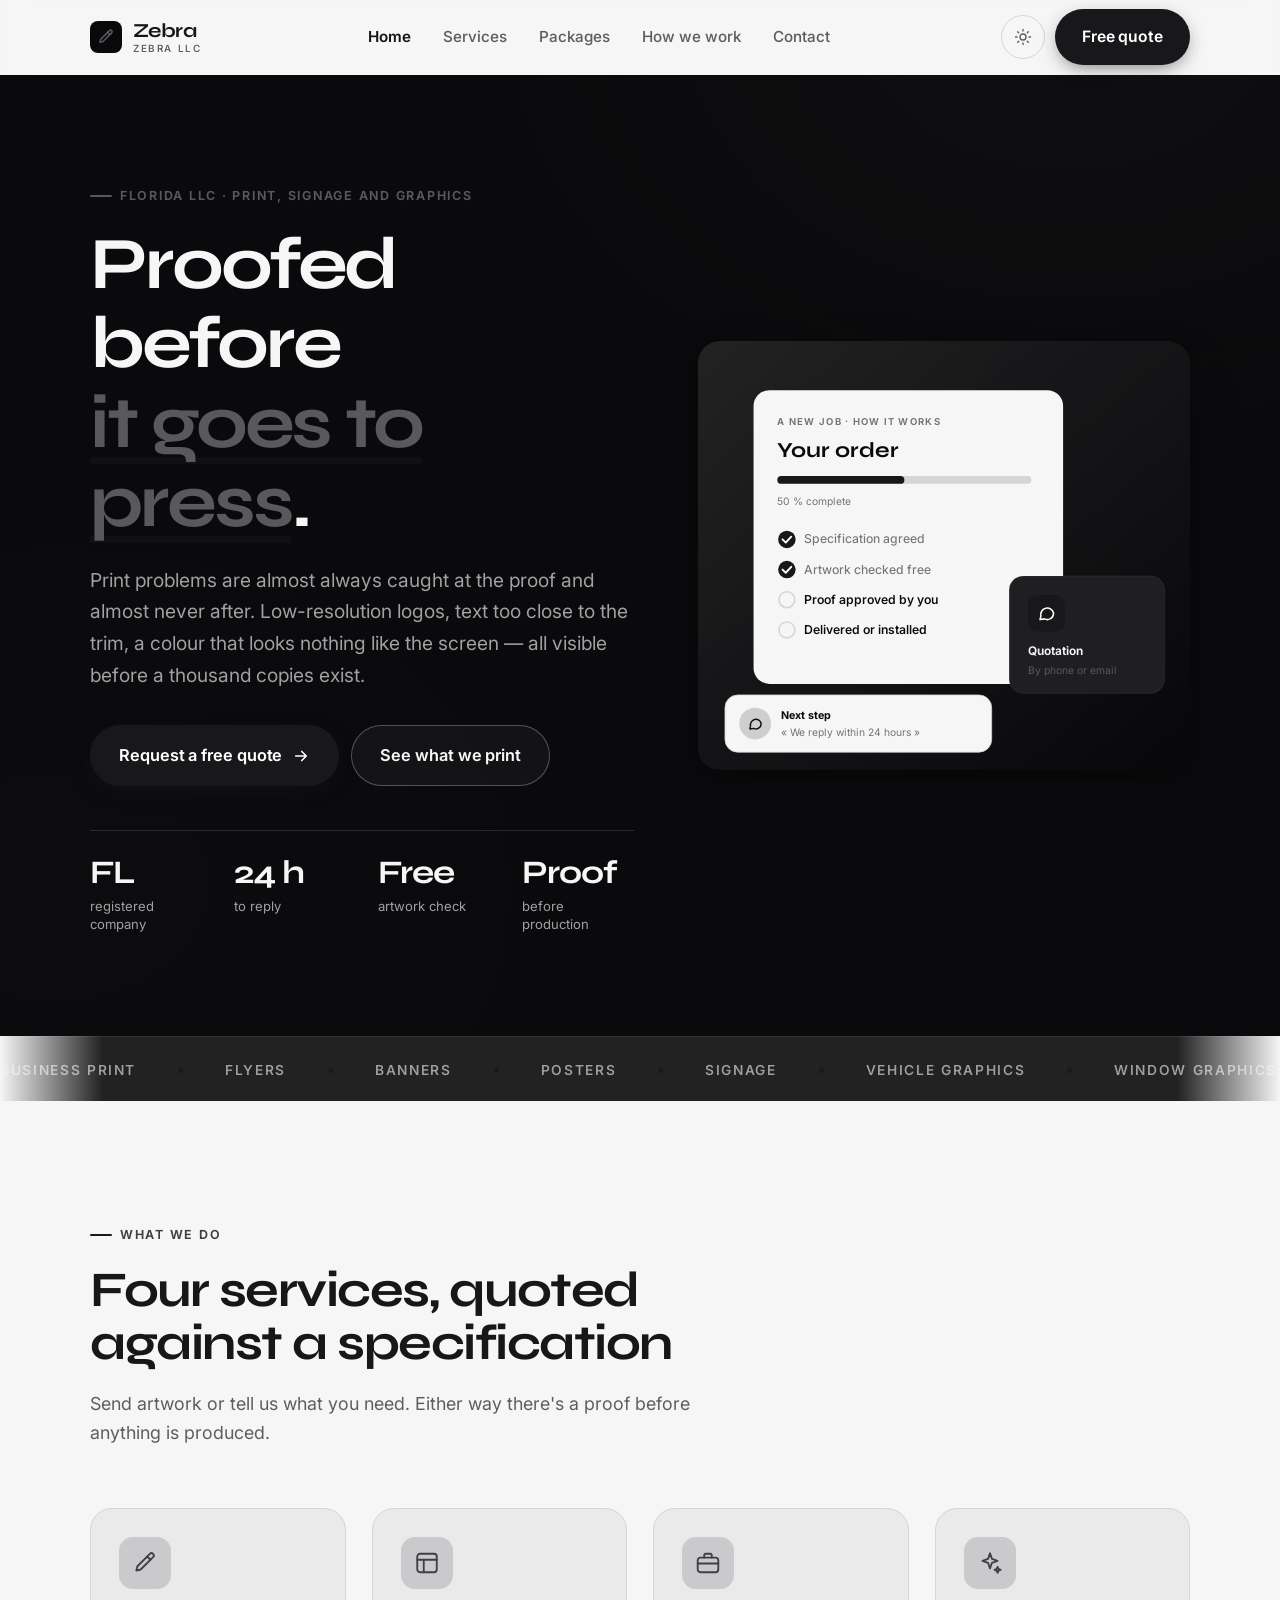
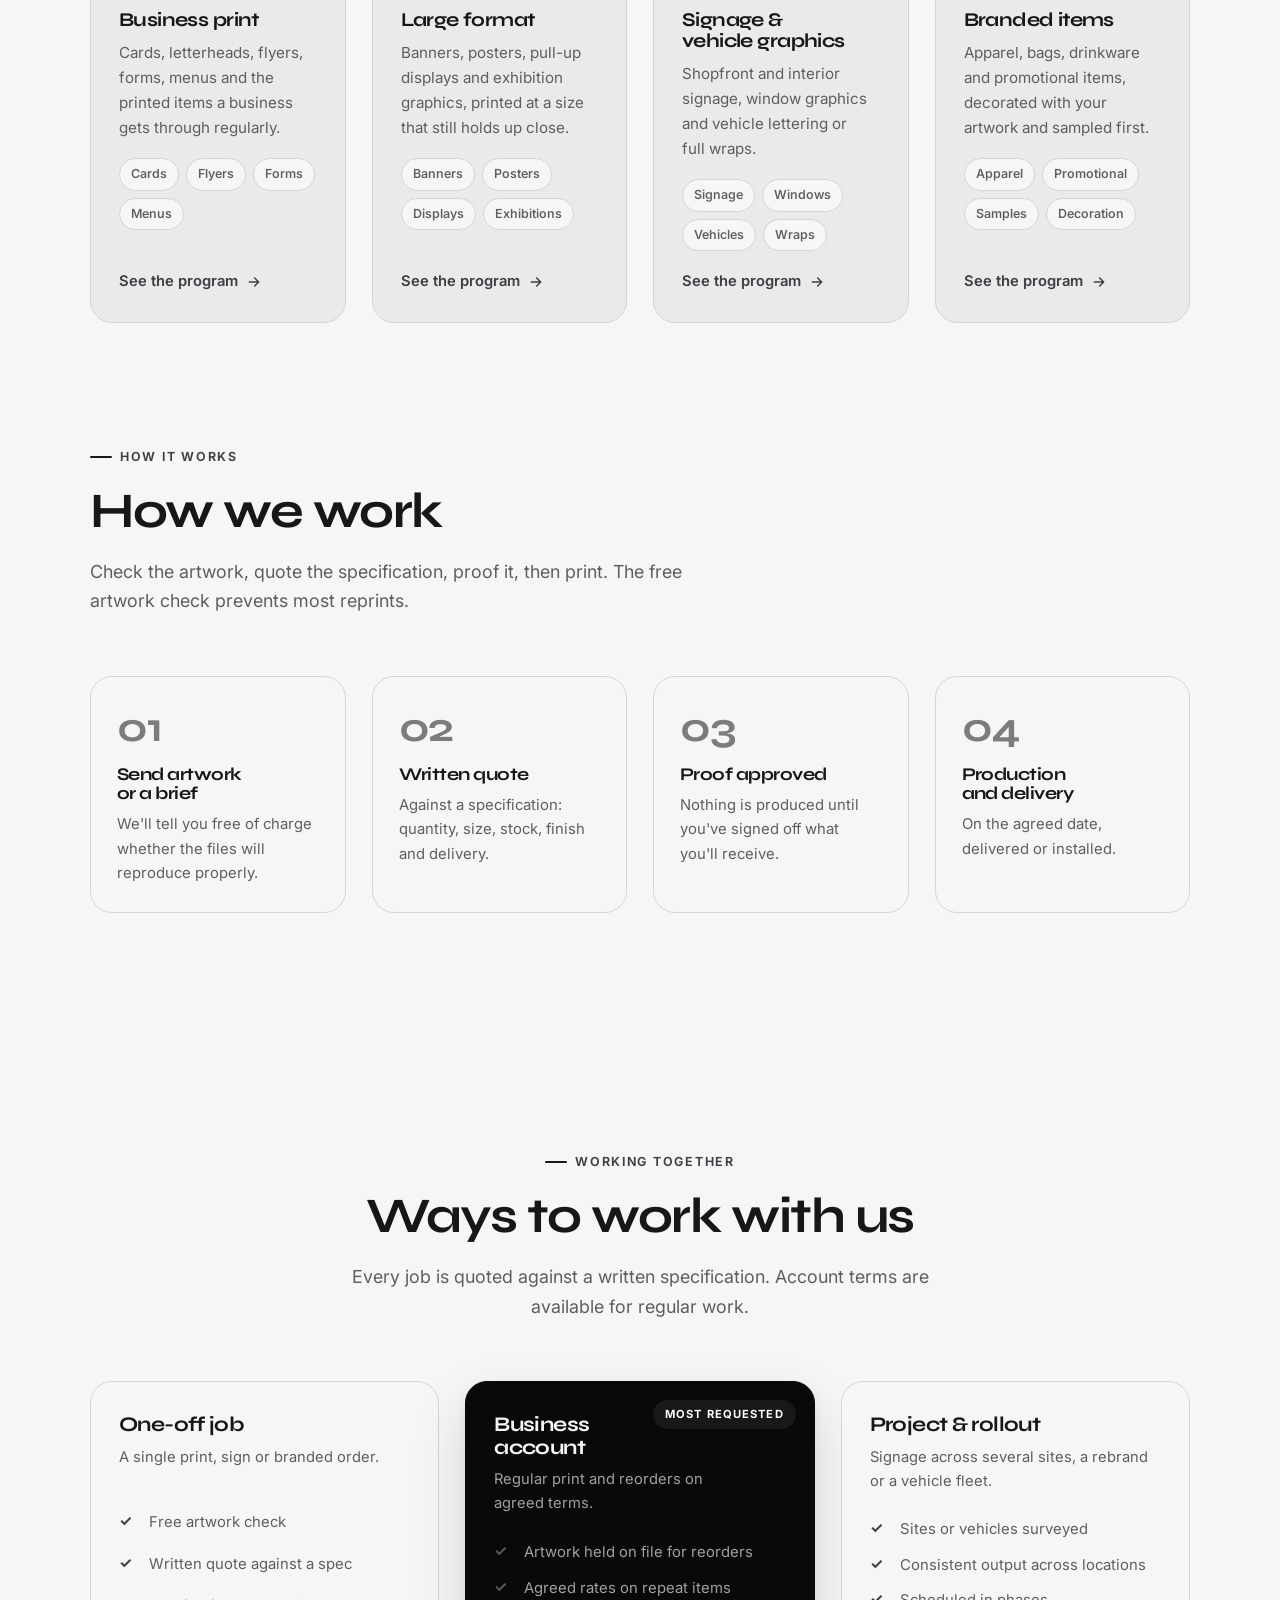
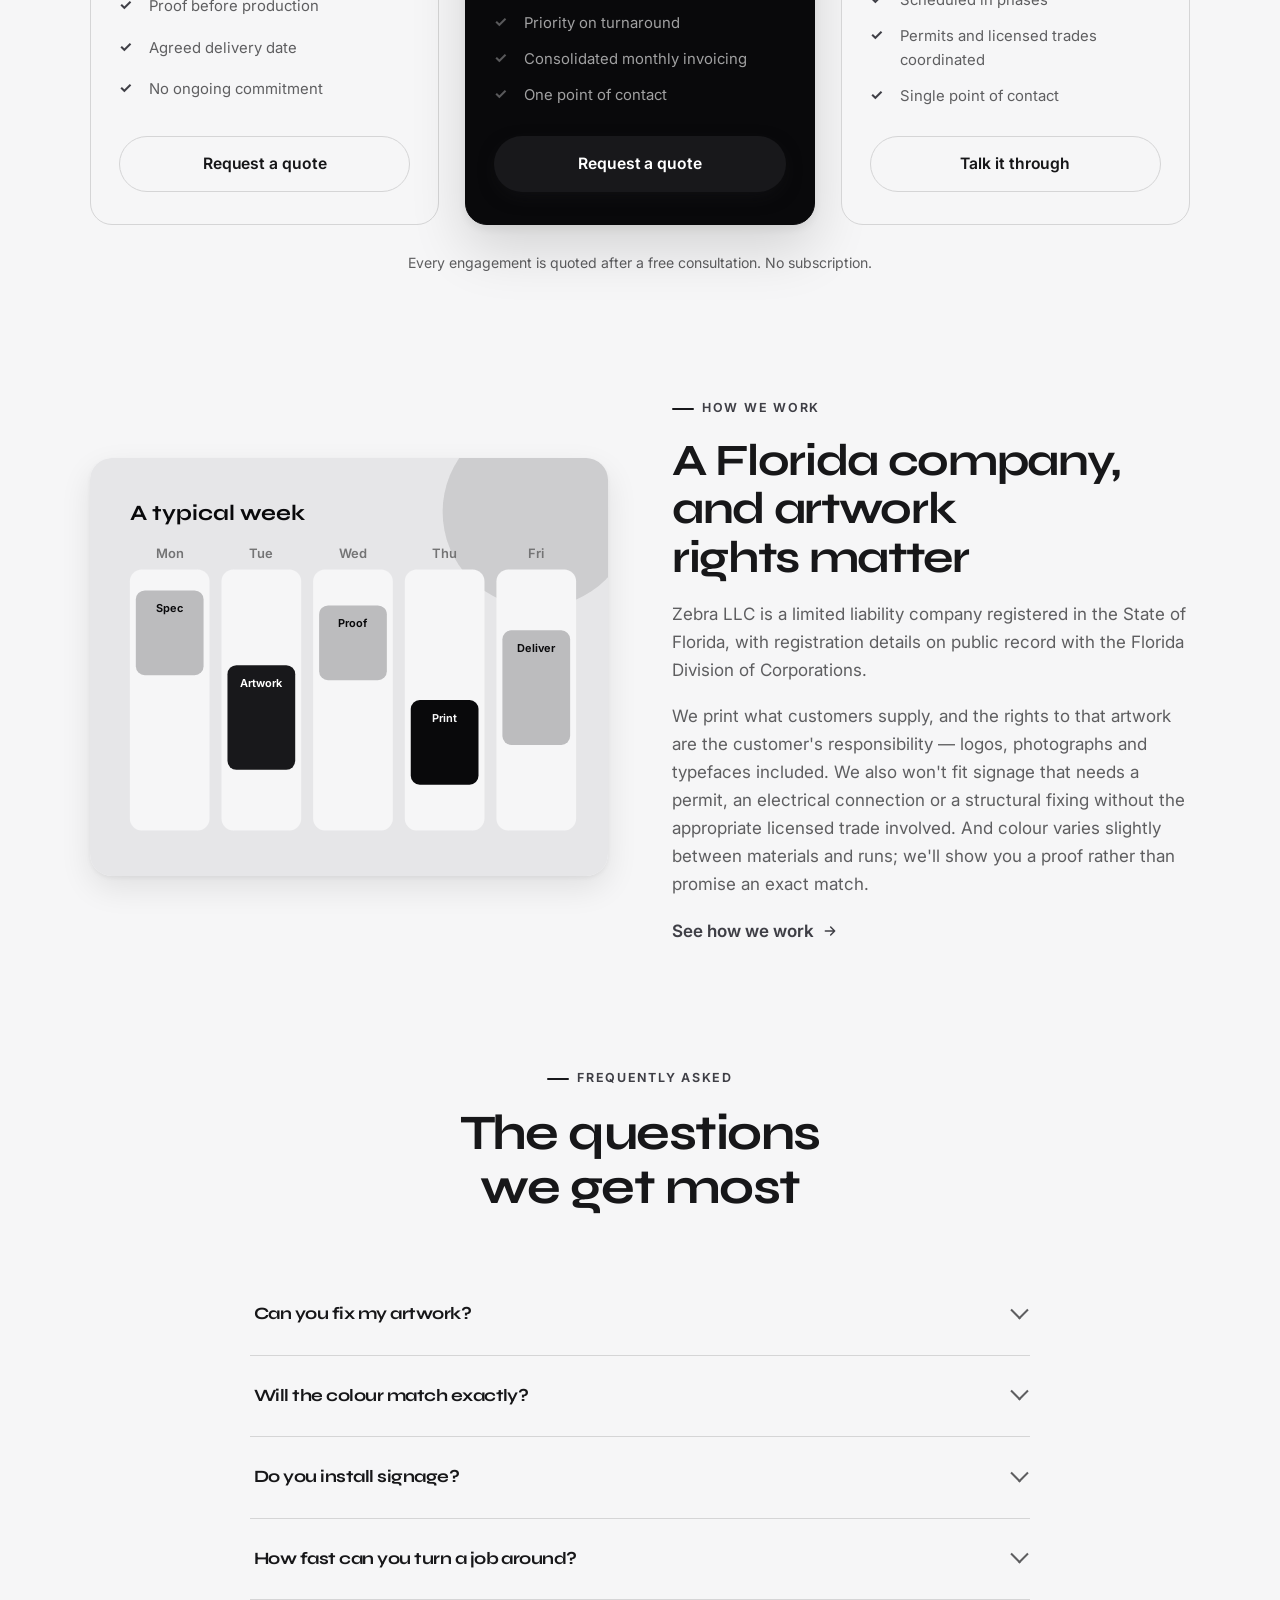
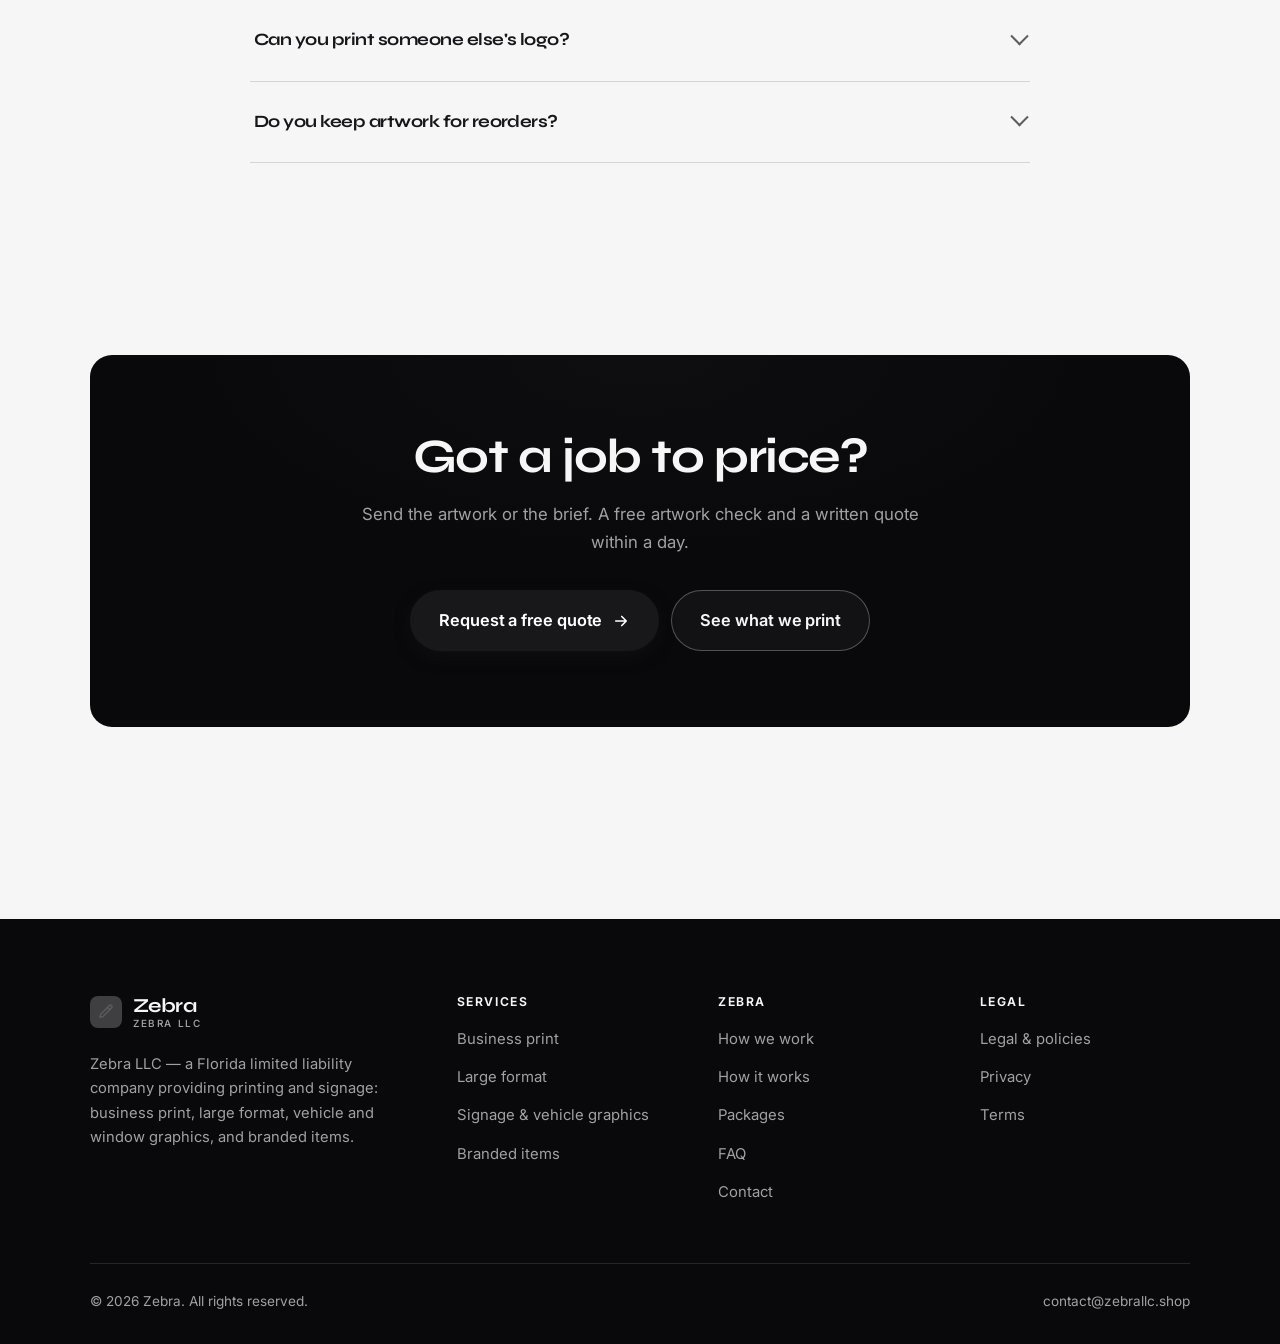
<file: index.html>
<!DOCTYPE html>
<html lang="en" class="no-js">
<head>
<meta charset="utf-8">
<meta name="viewport" content="width=device-width, initial-scale=1">
<title>Zebra LLC — printing, signage and branded items</title>
<meta name="description" content="Zebra LLC, a Florida printing company: business print, large-format signage, vehicle and window graphics, and branded items, with proofs before anything goes to press.">
<link rel="canonical" href="https://zebrallc.shop/">

<meta property="og:type" content="website">
<meta property="og:url" content="https://zebrallc.shop/">
<meta property="og:site_name" content="Zebra">
<meta property="og:locale" content="en_US">
<meta property="og:title" content="Zebra LLC — printing, signage and branded items">
<meta property="og:description" content="Zebra LLC, a Florida printing company: business print, large-format signage, vehicle and window graphics, and branded items, with proofs before anything goes to press.">
<meta name="theme-color" content="#09090b">

<link rel="icon" href="assets/img/favicon.svg" type="image/svg+xml">
<link rel="preconnect" href="https://fonts.googleapis.com">
<link rel="preconnect" href="https://fonts.gstatic.com" crossorigin>
<link rel="stylesheet" href="https://fonts.googleapis.com/css2?family=Syne:wght@400..800&family=Inter:wght@400..700&display=swap">
<link rel="stylesheet" href="assets/css/style.css">

<!-- Thème appliqué avant le premier rendu (évite le flash) -->
<script>
document.documentElement.classList.remove('no-js');
(function(){try{var t=localStorage.getItem('site-theme');if(t){document.documentElement.setAttribute('data-theme',t);}}catch(e){}})();
</script>
<script type="application/ld+json">
{
  "@context": "https://schema.org",
  "@type": "Organization",
  "name": "Zebra",
  "url": "https://zebrallc.shop/",
  "email": "contact@zebrallc.shop",
  "description": "Zebra LLC, a Florida printing company: business print, large-format signage, vehicle and window graphics, and branded items, with proofs before anything goes to press.",
  "areaServed": "US",
  "knowsLanguage": "en"
}
</script>
</head>

<body>
<a class="skip-link" href="#main">Skip to main content</a>

<header class="site-header">
  <nav class="wrap nav" aria-label="Main navigation">
    <a class="brand" href="index.html">
      <svg class="brand__mark" viewBox="0 0 64 64" aria-hidden="true">
        <rect class="bm-bg" width="64" height="64" rx="16"/>
        <g class="bm-ic" transform="translate(14 14) scale(1.5)" fill="none" stroke-width="2.1" stroke-linecap="round" stroke-linejoin="round"><path d="M16.5 3.5a2.1 2.1 0 0 1 3 3L8 18l-4 1 1-4z"/><path d="M14 6l3 3"/></g>
      </svg>
      <span>Zebra<span class="brand__sub">Zebra LLC</span></span>
    </a>

    <ul class="nav__links" id="nav-links">
      <li><a href="index.html" aria-current="page">Home</a></li>
      <li><a href="programs.html">Services</a></li>
      <li><a href="index.html#pricing">Packages</a></li>
      <li><a href="about.html">How we work</a></li>
      <li><a href="contact.html">Contact</a></li>
      <li><a class="btn btn--primary" href="contact.html">Free quote</a></li>
    </ul>

    <div class="nav__cta">
      <button class="theme-toggle" type="button" aria-label="Switch to dark theme">
        <svg class="icon-sun" viewBox="0 0 24 24" fill="none" stroke="currentColor" stroke-width="1.8" stroke-linecap="round" aria-hidden="true"><circle cx="12" cy="12" r="4"/><path d="M12 2v2m0 16v2M2 12h2m16 0h2M4.9 4.9l1.4 1.4m11.4 11.4 1.4 1.4M19.1 4.9l-1.4 1.4M6.3 17.7l-1.4 1.4"/></svg>
        <svg class="icon-moon" viewBox="0 0 24 24" fill="none" stroke="currentColor" stroke-width="1.8" stroke-linecap="round" stroke-linejoin="round" aria-hidden="true"><path d="M21 12.8A9 9 0 1 1 11.2 3a7 7 0 0 0 9.8 9.8z"/></svg>
      </button>
      <a class="btn btn--primary" href="contact.html">Free quote</a>
      <button class="nav__toggle" type="button" aria-expanded="false" aria-controls="nav-links" aria-label="Open menu">
        <svg class="icon-open" viewBox="0 0 24 24" fill="none" stroke="currentColor" stroke-width="2" stroke-linecap="round" aria-hidden="true"><path d="M3 6h18M3 12h18M3 18h18"/></svg>
        <svg class="icon-close" viewBox="0 0 24 24" fill="none" stroke="currentColor" stroke-width="2" stroke-linecap="round" aria-hidden="true"><path d="M6 6l12 12M18 6L6 18"/></svg>
      </button>
    </div>
  </nav>
</header>

<main id="main">

<section class="hero">
  <div class="wrap hero__inner">
    <div>
      <span class="eyebrow hero__eyebrow">Florida LLC · Print, signage and graphics</span>
      <h1>Proofed before<br> <em>it goes to press</em>.</h1>
      <p class="hero__lede">Print problems are almost always caught at the proof and almost never after. Low-resolution logos, text too close to the trim, a colour that looks nothing like the screen — all visible before a thousand copies exist.</p>

      <div class="hero__actions">
        <a class="btn btn--primary btn--lg" href="contact.html">Request a free quote <svg viewBox="0 0 24 24" fill="none" stroke="currentColor" stroke-width="2.2" stroke-linecap="round" stroke-linejoin="round" aria-hidden="true"><path d="M5 12h14M13 6l6 6-6 6"/></svg></a>
        <a class="btn btn--on-dark btn--lg" href="programs.html">See what we print</a>
      </div>

      <ul class="hero__proof">
        <li><span class="stat__num">FL</span><span class="stat__label">registered company</span></li>
        <li><span class="stat__num">24 h</span><span class="stat__label">to reply</span></li>
        <li><span class="stat__num">Free</span><span class="stat__label">artwork check</span></li>
        <li><span class="stat__num">Proof</span><span class="stat__label">before production</span></li>
      </ul>
    </div>

    <div class="hero__art">
      <svg viewBox="0 0 620 540" role="img" aria-label="How a print job with Zebra works, from specification to approved proof.">
        <defs>
          <linearGradient id="hbg" x1="0" y1="0" x2="1" y2="1">
            <stop offset="0" stop-color="#222223"/><stop offset="1" stop-color="#070709"/>
          </linearGradient>
        </defs>
        <rect width="620" height="540" rx="22" fill="url(#hbg)"/>
        <circle cx="500" cy="96" r="150" fill="#18181b" opacity=".16"/>
        <circle cx="96" cy="470" r="120" fill="#18181b" opacity=".08"/>

        <g style="font-family: var(--font-body)">
          <!-- Carte programme -->
          <rect x="70" y="62" width="390" height="370" rx="20" fill="#f6f6f7"/>
          <text x="100" y="106" font-size="12" font-weight="650" letter-spacing="1.6" fill="#747475">A NEW JOB · HOW IT WORKS</text>
          <text x="100" y="146" font-size="27" font-weight="700" fill="#09090b" style="font-family: var(--font-display)">Your order</text>
          <rect x="100" y="170" width="320" height="10" rx="5" fill="#d5d5d6"/>
          <rect x="100" y="170" width="160" height="10" rx="5" fill="#18181b"/>
          <text x="100" y="206" font-size="13" fill="#747475">50 % complete</text>
          <circle cx="112" cy="250" r="11" fill="#18181b"/><path d="M106.5 250l4 4 7-7.5" fill="none" stroke="#ffffff" stroke-width="2.4" stroke-linecap="round" stroke-linejoin="round"/><text x="134" y="255" font-size="15.5" fill="#747475" font-weight="450">Specification agreed</text>
          <circle cx="112" cy="288" r="11" fill="#18181b"/><path d="M106.5 288l4 4 7-7.5" fill="none" stroke="#ffffff" stroke-width="2.4" stroke-linecap="round" stroke-linejoin="round"/><text x="134" y="293" font-size="15.5" fill="#747475" font-weight="450">Artwork checked free</text>
          <circle cx="112" cy="326" r="10" fill="none" stroke="#d5d5d6" stroke-width="2"/><text x="134" y="331" font-size="15.5" fill="#09090b" font-weight="560">Proof approved by you</text>
          <circle cx="112" cy="364" r="10" fill="none" stroke="#d5d5d6" stroke-width="2"/><text x="134" y="369" font-size="15.5" fill="#09090b" font-weight="560">Delivered or installed</text>

          <!-- Carte séance -->
          <rect x="392" y="296" width="196" height="148" rx="18" fill="#1f1f21" stroke="#ffffff" stroke-opacity=".08"/>
          <rect x="416" y="320" width="46" height="46" rx="12" fill="#18181b"/>
          <g transform="translate(427 331)" fill="none" stroke="#ffffff" color="#ffffff" stroke-width="2" stroke-linecap="round" stroke-linejoin="round"><path d="M21 12a8 8 0 0 1-11.6 7.1L4 20l1-4.6A8 8 0 1 1 21 12z"/></g>
          <text x="416" y="396" font-size="15" font-weight="650" fill="#f6f6f7">Quotation</text>
          <text x="416" y="420" font-size="13" fill="#59595b">By phone or email</text>

          <!-- Retour du coach -->
          <rect x="34" y="446" width="336" height="72" rx="16" fill="#f6f6f7" stroke="#d5d5d6"/>
          <circle cx="72" cy="482" r="20" fill="#cececf"/>
          <g transform="translate(62 472) scale(.84)" fill="none" stroke="#101012" stroke-width="2.2" stroke-linecap="round" stroke-linejoin="round"><path d="M21 12a8 8 0 0 1-11.6 7.1L4 20l1-4.6A8 8 0 1 1 21 12z"/></g>
          <text x="104" y="476" font-size="13.5" font-weight="700" fill="#09090b">Next step</text>
          <text x="104" y="498" font-size="13" fill="#747475">« We reply within 24 hours »</text>
        </g>
      </svg>
    </div>
  </div>
</section>

<div class="marquee" aria-hidden="true">
  <div class="marquee__track"><span>Business print</span><span>Flyers</span><span>Banners</span><span>Posters</span><span>Signage</span><span>Vehicle graphics</span><span>Window graphics</span><span>Branded items</span><span>Proofs</span><span>Finishing</span><span>Business print</span><span>Flyers</span><span>Banners</span><span>Posters</span><span>Signage</span><span>Vehicle graphics</span><span>Window graphics</span><span>Branded items</span><span>Proofs</span><span>Finishing</span></div>
</div>

<section class="section wrap" id="programs">
  <div class="section-head reveal">
    <span class="eyebrow">What we do</span>
    <h2>Four services, quoted against a specification</h2>
    <p>Send artwork or tell us what you need. Either way there's a proof before anything is produced.</p>
  </div>
  <div class="grid grid--4 reveal-group">
    <a class="card" href="programs.html#print">
      <div class="card__icon"><svg viewBox="0 0 24 24" fill="none" stroke="currentColor" stroke-width="1.7" stroke-linecap="round" stroke-linejoin="round" aria-hidden="true"><path d="M16.5 3.5a2.1 2.1 0 0 1 3 3L8 18l-4 1 1-4z"/><path d="M14 6l3 3"/></svg></div>
      <h3>Business print</h3>
      <p>Cards, letterheads, flyers, forms, menus and the printed items a business gets through regularly.</p>
      <ul class="tags"><li>Cards</li><li>Flyers</li><li>Forms</li><li>Menus</li></ul>
      <span class="arrow-link">See the program <svg viewBox="0 0 24 24" fill="none" stroke="currentColor" stroke-width="2.2" stroke-linecap="round" stroke-linejoin="round" aria-hidden="true"><path d="M5 12h14M13 6l6 6-6 6"/></svg></span>
    </a>
    <a class="card" href="programs.html#largeformat">
      <div class="card__icon"><svg viewBox="0 0 24 24" fill="none" stroke="currentColor" stroke-width="1.7" stroke-linecap="round" stroke-linejoin="round" aria-hidden="true"><rect x="3" y="3.5" width="18" height="17" rx="2.5"/><path d="M3 9h18M9 9v11.5"/></svg></div>
      <h3>Large format</h3>
      <p>Banners, posters, pull-up displays and exhibition graphics, printed at a size that still holds up close.</p>
      <ul class="tags"><li>Banners</li><li>Posters</li><li>Displays</li><li>Exhibitions</li></ul>
      <span class="arrow-link">See the program <svg viewBox="0 0 24 24" fill="none" stroke="currentColor" stroke-width="2.2" stroke-linecap="round" stroke-linejoin="round" aria-hidden="true"><path d="M5 12h14M13 6l6 6-6 6"/></svg></span>
    </a>
    <a class="card" href="programs.html#signage">
      <div class="card__icon"><svg viewBox="0 0 24 24" fill="none" stroke="currentColor" stroke-width="1.7" stroke-linecap="round" stroke-linejoin="round" aria-hidden="true"><rect x="2.5" y="7" width="19" height="13.5" rx="2.5"/><path d="M8.5 7V5a1.5 1.5 0 0 1 1.5-1.5h4A1.5 1.5 0 0 1 15.5 5v2M2.5 12.5h19"/></svg></div>
      <h3>Signage &amp; vehicle graphics</h3>
      <p>Shopfront and interior signage, window graphics and vehicle lettering or full wraps.</p>
      <ul class="tags"><li>Signage</li><li>Windows</li><li>Vehicles</li><li>Wraps</li></ul>
      <span class="arrow-link">See the program <svg viewBox="0 0 24 24" fill="none" stroke="currentColor" stroke-width="2.2" stroke-linecap="round" stroke-linejoin="round" aria-hidden="true"><path d="M5 12h14M13 6l6 6-6 6"/></svg></span>
    </a>
    <a class="card" href="programs.html#branded">
      <div class="card__icon"><svg viewBox="0 0 24 24" fill="none" stroke="currentColor" stroke-width="1.7" stroke-linecap="round" stroke-linejoin="round" aria-hidden="true"><path d="M12 3l1.8 5.2L19 10l-5.2 1.8L12 17l-1.8-5.2L5 10l5.2-1.8zM19 15.5l.8 2 2 .8-2 .8-.8 2-.8-2-2-.8 2-.8z"/></svg></div>
      <h3>Branded items</h3>
      <p>Apparel, bags, drinkware and promotional items, decorated with your artwork and sampled first.</p>
      <ul class="tags"><li>Apparel</li><li>Promotional</li><li>Samples</li><li>Decoration</li></ul>
      <span class="arrow-link">See the program <svg viewBox="0 0 24 24" fill="none" stroke="currentColor" stroke-width="2.2" stroke-linecap="round" stroke-linejoin="round" aria-hidden="true"><path d="M5 12h14M13 6l6 6-6 6"/></svg></span>
    </a>
  </div>
</section>

<section class="section section--flush wrap" id="how-it-works">
  <div class="section-head reveal">
    <span class="eyebrow">How it works</span>
    <h2>How we work</h2>
    <p>Check the artwork, quote the specification, proof it, then print. The free artwork check prevents most reprints.</p>
  </div>
  <div class="grid grid--4 steps reveal-group">
    <article class="step">
      <h3>Send artwork or a brief</h3>
      <p>We'll tell you free of charge whether the files will reproduce properly.</p>
    </article>
    <article class="step">
      <h3>Written quote</h3>
      <p>Against a specification: quantity, size, stock, finish and delivery.</p>
    </article>
    <article class="step">
      <h3>Proof approved</h3>
      <p>Nothing is produced until you've signed off what you'll receive.</p>
    </article>
    <article class="step">
      <h3>Production and delivery</h3>
      <p>On the agreed date, delivered or installed.</p>
    </article>
  </div>
</section>

<section class="section wrap" id="pricing">
  <div class="section-head section-head--center reveal">
    <span class="eyebrow">Working together</span>
    <h2>Ways to work with us</h2>
    <p>Every job is quoted against a written specification. Account terms are available for regular work.</p>
  </div>
  <div class="grid grid--3 plans reveal-group">
    <article class="plan">
      
      <h3>One-off job</h3>
      <p class="plan__desc">A single print, sign or branded order.</p>
      
      <ul class="plan__features">
        <li>Free artwork check</li>
        <li>Written quote against a spec</li>
        <li>Proof before production</li>
        <li>Agreed delivery date</li>
        <li>No ongoing commitment</li>
      </ul>
      <a class="btn btn--ghost btn--block" href="contact.html">Request a quote</a>
    </article>
    <article class="plan plan--featured">
      <span class="plan__tag">Most requested</span>
      <h3>Business account</h3>
      <p class="plan__desc">Regular print and reorders on agreed terms.</p>
      
      <ul class="plan__features">
        <li>Artwork held on file for reorders</li>
        <li>Agreed rates on repeat items</li>
        <li>Priority on turnaround</li>
        <li>Consolidated monthly invoicing</li>
        <li>One point of contact</li>
      </ul>
      <a class="btn btn--primary btn--block" href="contact.html">Request a quote</a>
    </article>
    <article class="plan">
      
      <h3>Project &amp; rollout</h3>
      <p class="plan__desc">Signage across several sites, a rebrand or a vehicle fleet.</p>
      
      <ul class="plan__features">
        <li>Sites or vehicles surveyed</li>
        <li>Consistent output across locations</li>
        <li>Scheduled in phases</li>
        <li>Permits and licensed trades coordinated</li>
        <li>Single point of contact</li>
      </ul>
      <a class="btn btn--ghost btn--block" href="contact.html">Talk it through</a>
    </article>
  </div>
  <p class="plans-note">Every engagement is quoted after a free consultation. No subscription.</p>
</section>

<section class="section section--flush wrap">
  <div class="split reveal">
    <div class="split__art">
      <svg viewBox="0 0 520 420" role="img" aria-label="Example of a typical week: Spec, Artwork, Proof, Print, Deliver.">
        <rect width="520" height="420" rx="20" fill="#e6e6e8"/>
        <circle cx="450" cy="54" r="96" fill="#18181b" opacity=".12"/>
        <g style="font-family: var(--font-body)">
        <text x="40" y="62" font-size="22" font-weight="700" fill="#09090b" style="font-family: var(--font-display)">A typical week</text>
        <text x="80" y="100" text-anchor="middle" font-size="13" font-weight="600" fill="#747475">Mon</text>
        <rect x="40" y="112" width="80" height="262" rx="12" fill="#f6f6f7"/>
        <rect x="46" y="133" width="68" height="85" rx="9" fill="#bcbcbe"/>
        <text x="80" y="155" text-anchor="middle" font-size="11" font-weight="650" fill="#09090b">Spec</text>
        <text x="172" y="100" text-anchor="middle" font-size="13" font-weight="600" fill="#747475">Tue</text>
        <rect x="132" y="112" width="80" height="262" rx="12" fill="#f6f6f7"/>
        <rect x="138" y="208" width="68" height="105" rx="9" fill="#18181b"/>
        <text x="172" y="230" text-anchor="middle" font-size="11" font-weight="650" fill="#ffffff">Artwork</text>
        <text x="264" y="100" text-anchor="middle" font-size="13" font-weight="600" fill="#747475">Wed</text>
        <rect x="224" y="112" width="80" height="262" rx="12" fill="#f6f6f7"/>
        <rect x="230" y="148" width="68" height="75" rx="9" fill="#bcbcbe"/>
        <text x="264" y="170" text-anchor="middle" font-size="11" font-weight="650" fill="#09090b">Proof</text>
        <text x="356" y="100" text-anchor="middle" font-size="13" font-weight="600" fill="#747475">Thu</text>
        <rect x="316" y="112" width="80" height="262" rx="12" fill="#f6f6f7"/>
        <rect x="322" y="243" width="68" height="85" rx="9" fill="#09090b"/>
        <text x="356" y="265" text-anchor="middle" font-size="11" font-weight="650" fill="#f6f6f7">Print</text>
        <text x="448" y="100" text-anchor="middle" font-size="13" font-weight="600" fill="#747475">Fri</text>
        <rect x="408" y="112" width="80" height="262" rx="12" fill="#f6f6f7"/>
        <rect x="414" y="173" width="68" height="115" rx="9" fill="#bcbcbe"/>
        <text x="448" y="195" text-anchor="middle" font-size="11" font-weight="650" fill="#09090b">Deliver</text>
        </g>
      </svg>
    </div>
    <div>
      <span class="eyebrow">How we work</span>
      <h2>A Florida company, and artwork rights matter</h2>
      <p>Zebra LLC is a limited liability company registered in the State of Florida, with registration details on public record with the Florida Division of Corporations.</p>
      <p>We print what customers supply, and the rights to that artwork are the customer's responsibility — logos, photographs and typefaces included. We also won't fit signage that needs a permit, an electrical connection or a structural fixing without the appropriate licensed trade involved. And colour varies slightly between materials and runs; we'll show you a proof rather than promise an exact match.</p>
      <p><a class="arrow-link" href="about.html">See how we work <svg viewBox="0 0 24 24" fill="none" stroke="currentColor" stroke-width="2.2" stroke-linecap="round" stroke-linejoin="round" aria-hidden="true"><path d="M5 12h14M13 6l6 6-6 6"/></svg></a></p>
    </div>
  </div>
</section>

<section class="section section--flush wrap" id="faq">
  <div class="section-head section-head--center reveal">
    <span class="eyebrow">Frequently asked</span>
    <h2>The questions we get most</h2>
  </div>
  <div class="faq reveal">
    <details>
      <summary>Can you fix my artwork?</summary>
      <p>We'll check it free and tell you what's wrong. Fixing or redrawing is quoted separately, and sometimes the honest answer is that the original file is needed.</p>
    </details>
    <details>
      <summary>Will the colour match exactly?</summary>
      <p>Close, not identical. Colour varies between materials, inks and runs — which is why we proof rather than promise.</p>
    </details>
    <details>
      <summary>Do you install signage?</summary>
      <p>Yes, and anything requiring a permit, electrical connection or structural fixing is handled with the appropriate licensed trade.</p>
    </details>
    <details>
      <summary>How fast can you turn a job around?</summary>
      <p>It depends on the item and the finishing. We'll give you a realistic date at quotation rather than an optimistic one.</p>
    </details>
    <details>
      <summary>Can you print someone else's logo?</summary>
      <p>Only if you hold the rights to use it. That responsibility sits with the customer and we'll ask the question if something looks unclear.</p>
    </details>
    <details>
      <summary>Do you keep artwork for reorders?</summary>
      <p>Yes, on an account, so a repeat order doesn't start from scratch every time.</p>
    </details>
  </div>
</section>

<section class="wrap section--tight">
  <div class="cta-band reveal">
    <h2>Got a job to price?</h2>
    <p>Send the artwork or the brief. A free artwork check and a written quote within a day.</p>
    <div class="hero__actions">
      <a class="btn btn--primary btn--lg" href="contact.html">Request a free quote <svg viewBox="0 0 24 24" fill="none" stroke="currentColor" stroke-width="2.2" stroke-linecap="round" stroke-linejoin="round" aria-hidden="true"><path d="M5 12h14M13 6l6 6-6 6"/></svg></a>
      <a class="btn btn--on-dark btn--lg" href="programs.html">See what we print</a>
    </div>
  </div>
</section>

</main>

<footer class="site-footer">
  <div class="wrap">
    <div class="footer__grid">
      <div class="footer__brand">
        <a class="brand" href="index.html">
          <svg class="brand__mark" viewBox="0 0 64 64" aria-hidden="true">
        <rect class="bm-bg" width="64" height="64" rx="16"/>
        <g class="bm-ic" transform="translate(14 14) scale(1.5)" fill="none" stroke-width="2.1" stroke-linecap="round" stroke-linejoin="round"><path d="M16.5 3.5a2.1 2.1 0 0 1 3 3L8 18l-4 1 1-4z"/><path d="M14 6l3 3"/></g>
      </svg>
          <span>Zebra<span class="brand__sub">Zebra LLC</span></span>
        </a>
        <p>Zebra LLC — a Florida limited liability company providing printing and signage: business print, large format, vehicle and window graphics, and branded items.</p>
      </div>

      <div class="footer__col">
        <h4>Services</h4>
        <ul>
          <li><a href="programs.html#print">Business print</a></li>
          <li><a href="programs.html#largeformat">Large format</a></li>
          <li><a href="programs.html#signage">Signage &amp; vehicle graphics</a></li>
          <li><a href="programs.html#branded">Branded items</a></li>
        </ul>
      </div>

      <div class="footer__col">
        <h4>Zebra</h4>
        <ul>
          <li><a href="about.html">How we work</a></li>
          <li><a href="index.html#how-it-works">How it works</a></li>
          <li><a href="index.html#pricing">Packages</a></li>
          <li><a href="index.html#faq">FAQ</a></li>
          <li><a href="contact.html">Contact</a></li>
        </ul>
      </div>

      <div class="footer__col">
        <h4>Legal</h4>
        <ul>
          <li><a href="legal.html">Legal &amp; policies</a></li>
          <li><a href="legal.html#privacy">Privacy</a></li>
          <li><a href="legal.html#terms">Terms</a></li>
        </ul>
      </div>
    </div>

    <div class="footer__bottom">
      <p>© <span data-year>2026</span> Zebra. All rights reserved.</p>
      <p><a href="mailto:contact@zebrallc.shop">contact@zebrallc.shop</a></p>
    </div>
  </div>
</footer>

<script src="assets/js/main.js" defer></script>
</body>
</html>
</file>
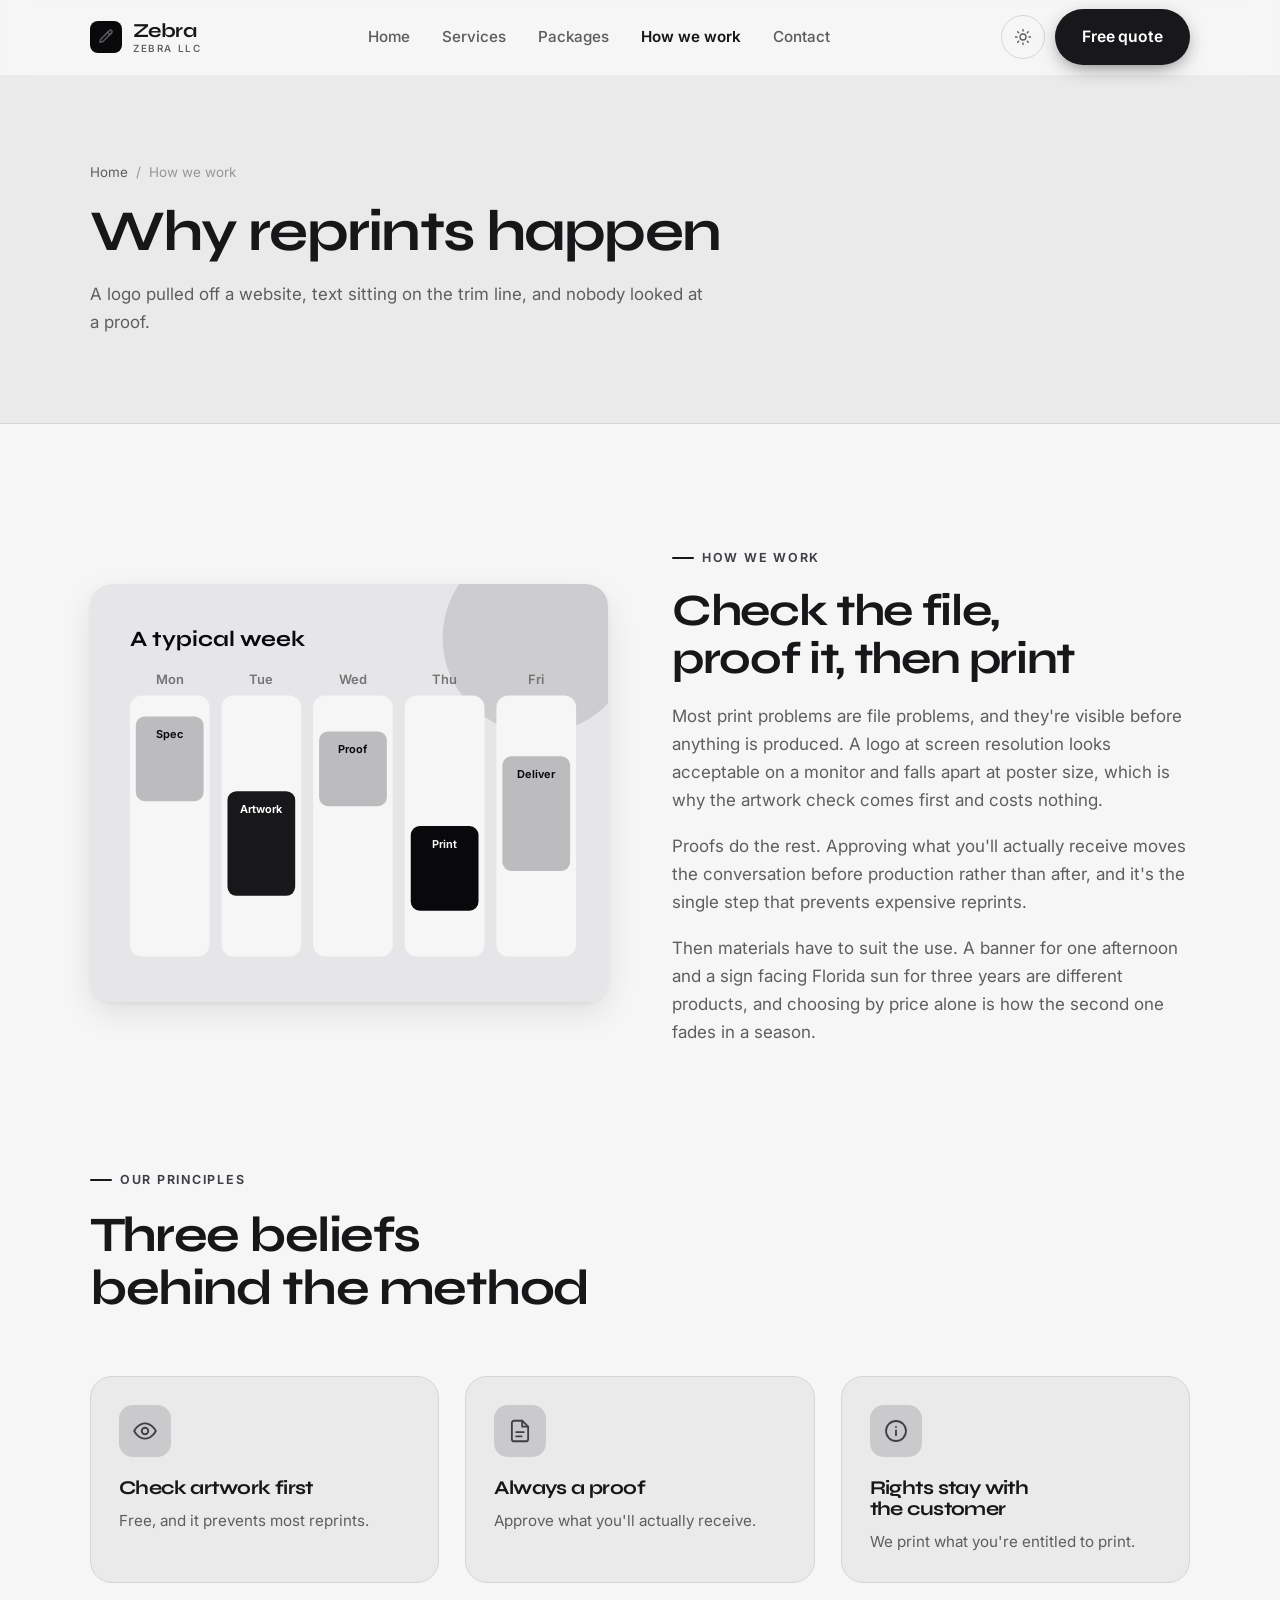
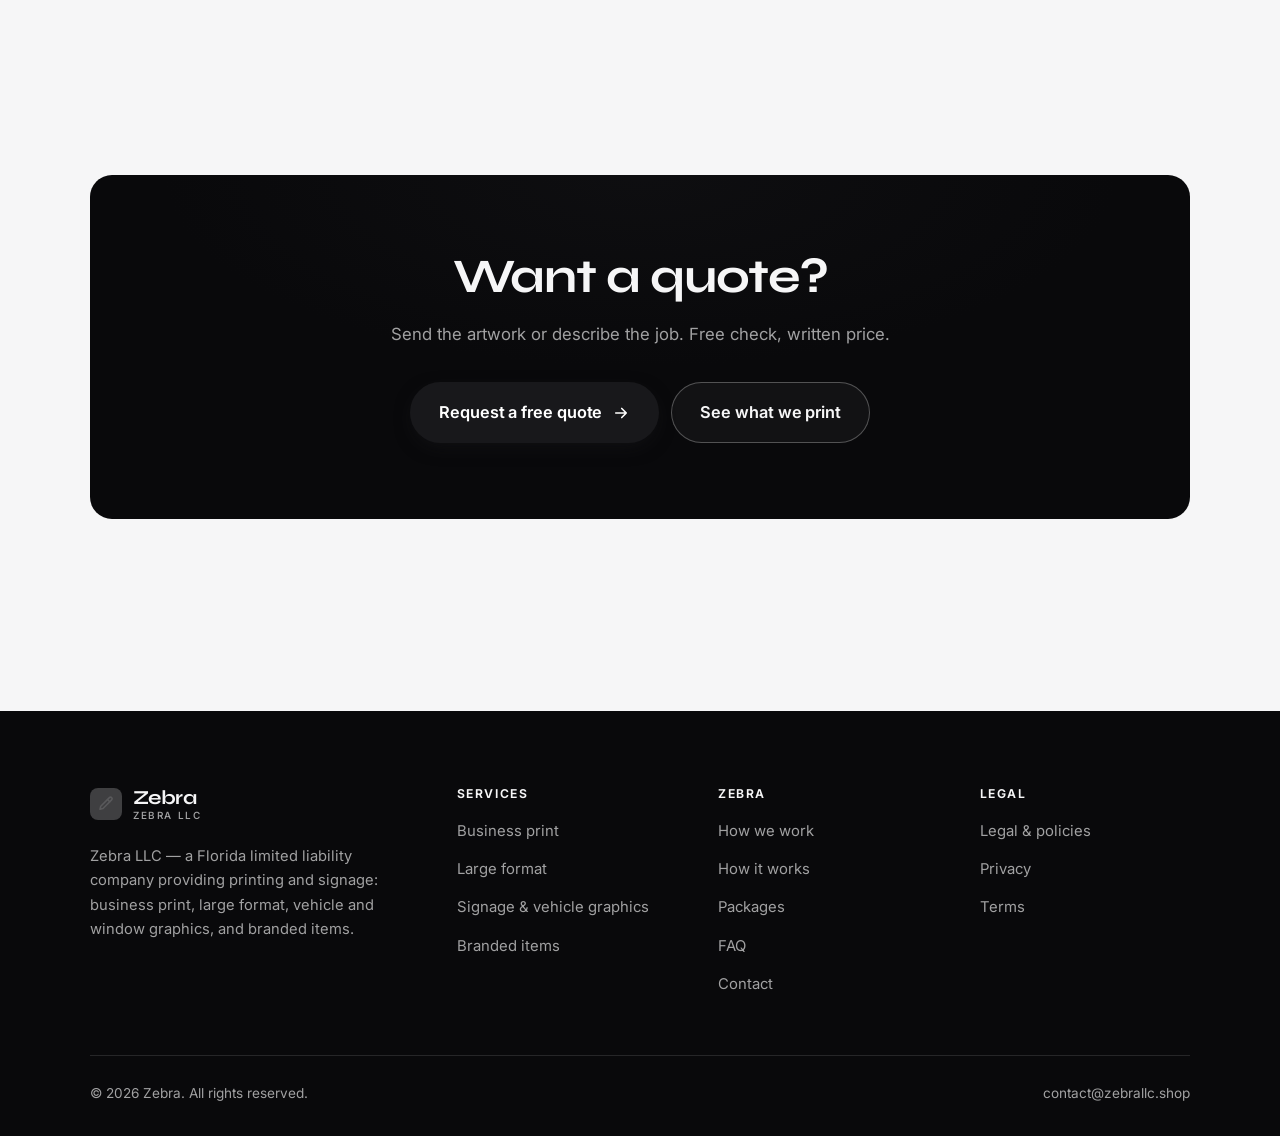
<file: about.html>
<!DOCTYPE html>
<html lang="en" class="no-js">
<head>
<meta charset="utf-8">
<meta name="viewport" content="width=device-width, initial-scale=1">
<title>How we work — Zebra</title>
<meta name="description" content="About Zebra LLC, a Florida limited liability company providing printing and signage.">
<link rel="canonical" href="https://zebrallc.shop/about.html">

<meta property="og:type" content="website">
<meta property="og:url" content="https://zebrallc.shop/about.html">
<meta property="og:site_name" content="Zebra">
<meta property="og:locale" content="en_US">
<meta property="og:title" content="How we work — Zebra">
<meta property="og:description" content="About Zebra LLC, a Florida limited liability company providing printing and signage.">
<meta name="theme-color" content="#09090b">

<link rel="icon" href="assets/img/favicon.svg" type="image/svg+xml">
<link rel="preconnect" href="https://fonts.googleapis.com">
<link rel="preconnect" href="https://fonts.gstatic.com" crossorigin>
<link rel="stylesheet" href="https://fonts.googleapis.com/css2?family=Syne:wght@400..800&family=Inter:wght@400..700&display=swap">
<link rel="stylesheet" href="assets/css/style.css">

<!-- Thème appliqué avant le premier rendu (évite le flash) -->
<script>
document.documentElement.classList.remove('no-js');
(function(){try{var t=localStorage.getItem('site-theme');if(t){document.documentElement.setAttribute('data-theme',t);}}catch(e){}})();
</script>
</head>

<body>
<a class="skip-link" href="#main">Skip to main content</a>

<header class="site-header">
  <nav class="wrap nav" aria-label="Main navigation">
    <a class="brand" href="index.html">
      <svg class="brand__mark" viewBox="0 0 64 64" aria-hidden="true">
        <rect class="bm-bg" width="64" height="64" rx="16"/>
        <g class="bm-ic" transform="translate(14 14) scale(1.5)" fill="none" stroke-width="2.1" stroke-linecap="round" stroke-linejoin="round"><path d="M16.5 3.5a2.1 2.1 0 0 1 3 3L8 18l-4 1 1-4z"/><path d="M14 6l3 3"/></g>
      </svg>
      <span>Zebra<span class="brand__sub">Zebra LLC</span></span>
    </a>

    <ul class="nav__links" id="nav-links">
      <li><a href="index.html">Home</a></li>
      <li><a href="programs.html">Services</a></li>
      <li><a href="index.html#pricing">Packages</a></li>
      <li><a href="about.html" aria-current="page">How we work</a></li>
      <li><a href="contact.html">Contact</a></li>
      <li><a class="btn btn--primary" href="contact.html">Free quote</a></li>
    </ul>

    <div class="nav__cta">
      <button class="theme-toggle" type="button" aria-label="Switch to dark theme">
        <svg class="icon-sun" viewBox="0 0 24 24" fill="none" stroke="currentColor" stroke-width="1.8" stroke-linecap="round" aria-hidden="true"><circle cx="12" cy="12" r="4"/><path d="M12 2v2m0 16v2M2 12h2m16 0h2M4.9 4.9l1.4 1.4m11.4 11.4 1.4 1.4M19.1 4.9l-1.4 1.4M6.3 17.7l-1.4 1.4"/></svg>
        <svg class="icon-moon" viewBox="0 0 24 24" fill="none" stroke="currentColor" stroke-width="1.8" stroke-linecap="round" stroke-linejoin="round" aria-hidden="true"><path d="M21 12.8A9 9 0 1 1 11.2 3a7 7 0 0 0 9.8 9.8z"/></svg>
      </button>
      <a class="btn btn--primary" href="contact.html">Free quote</a>
      <button class="nav__toggle" type="button" aria-expanded="false" aria-controls="nav-links" aria-label="Open menu">
        <svg class="icon-open" viewBox="0 0 24 24" fill="none" stroke="currentColor" stroke-width="2" stroke-linecap="round" aria-hidden="true"><path d="M3 6h18M3 12h18M3 18h18"/></svg>
        <svg class="icon-close" viewBox="0 0 24 24" fill="none" stroke="currentColor" stroke-width="2" stroke-linecap="round" aria-hidden="true"><path d="M6 6l12 12M18 6L6 18"/></svg>
      </button>
    </div>
  </nav>
</header>

<main id="main">

<section class="page-head">
  <div class="wrap">
    <nav class="breadcrumb" aria-label="Breadcrumb">
      <a href="index.html">Home</a><span>/</span><span aria-current="page">How we work</span>
    </nav>
    <h1>Why reprints happen</h1>
    <p>A logo pulled off a website, text sitting on the trim line, and nobody looked at a proof.</p>
  </div>
</section>

<section class="section wrap">
  <div class="split reveal">
    <div class="split__art">
      <svg viewBox="0 0 520 420" role="img" aria-label="Example of a typical week: Spec, Artwork, Proof, Print, Deliver.">
        <rect width="520" height="420" rx="20" fill="#e6e6e8"/>
        <circle cx="450" cy="54" r="96" fill="#18181b" opacity=".12"/>
        <g style="font-family: var(--font-body)">
        <text x="40" y="62" font-size="22" font-weight="700" fill="#09090b" style="font-family: var(--font-display)">A typical week</text>
        <text x="80" y="100" text-anchor="middle" font-size="13" font-weight="600" fill="#747475">Mon</text>
        <rect x="40" y="112" width="80" height="262" rx="12" fill="#f6f6f7"/>
        <rect x="46" y="133" width="68" height="85" rx="9" fill="#bcbcbe"/>
        <text x="80" y="155" text-anchor="middle" font-size="11" font-weight="650" fill="#09090b">Spec</text>
        <text x="172" y="100" text-anchor="middle" font-size="13" font-weight="600" fill="#747475">Tue</text>
        <rect x="132" y="112" width="80" height="262" rx="12" fill="#f6f6f7"/>
        <rect x="138" y="208" width="68" height="105" rx="9" fill="#18181b"/>
        <text x="172" y="230" text-anchor="middle" font-size="11" font-weight="650" fill="#ffffff">Artwork</text>
        <text x="264" y="100" text-anchor="middle" font-size="13" font-weight="600" fill="#747475">Wed</text>
        <rect x="224" y="112" width="80" height="262" rx="12" fill="#f6f6f7"/>
        <rect x="230" y="148" width="68" height="75" rx="9" fill="#bcbcbe"/>
        <text x="264" y="170" text-anchor="middle" font-size="11" font-weight="650" fill="#09090b">Proof</text>
        <text x="356" y="100" text-anchor="middle" font-size="13" font-weight="600" fill="#747475">Thu</text>
        <rect x="316" y="112" width="80" height="262" rx="12" fill="#f6f6f7"/>
        <rect x="322" y="243" width="68" height="85" rx="9" fill="#09090b"/>
        <text x="356" y="265" text-anchor="middle" font-size="11" font-weight="650" fill="#f6f6f7">Print</text>
        <text x="448" y="100" text-anchor="middle" font-size="13" font-weight="600" fill="#747475">Fri</text>
        <rect x="408" y="112" width="80" height="262" rx="12" fill="#f6f6f7"/>
        <rect x="414" y="173" width="68" height="115" rx="9" fill="#bcbcbe"/>
        <text x="448" y="195" text-anchor="middle" font-size="11" font-weight="650" fill="#09090b">Deliver</text>
        </g>
      </svg>
    </div>
    <div>
      <span class="eyebrow">How we work</span>
      <h2>Check the file, proof it, then print</h2>
      <p>Most print problems are file problems, and they're visible before anything is produced. A logo at screen resolution looks acceptable on a monitor and falls apart at poster size, which is why the artwork check comes first and costs nothing.</p>
      <p>Proofs do the rest. Approving what you'll actually receive moves the conversation before production rather than after, and it's the single step that prevents expensive reprints.</p>
      <p>Then materials have to suit the use. A banner for one afternoon and a sign facing Florida sun for three years are different products, and choosing by price alone is how the second one fades in a season.</p>
      <!--
        TO DO: add a short introduction of the coach (name, real background),
        with a photo if possible. Do not invent credentials — see README.md.
      -->
    </div>
  </div>
</section>

<section class="section section--flush wrap">
  <div class="section-head reveal">
    <span class="eyebrow">Our principles</span>
    <h2>Three beliefs behind the method</h2>
  </div>
  <div class="grid grid--3 reveal-group">
    <article class="card">
      <div class="card__icon"><svg viewBox="0 0 24 24" fill="none" stroke="currentColor" stroke-width="1.7" stroke-linecap="round" stroke-linejoin="round" aria-hidden="true"><path d="M2 12s3.6-7 10-7 10 7 10 7-3.6 7-10 7S2 12 2 12z"/><circle cx="12" cy="12" r="3"/></svg></div>
      <h3>Check artwork first</h3>
      <p>Free, and it prevents most reprints.</p>
    </article>
    <article class="card">
      <div class="card__icon"><svg viewBox="0 0 24 24" fill="none" stroke="currentColor" stroke-width="1.7" stroke-linecap="round" stroke-linejoin="round" aria-hidden="true"><path d="M14 2.5H6.5A2 2 0 0 0 4.5 4.5v15a2 2 0 0 0 2 2h11a2 2 0 0 0 2-2V8z"/><path d="M14 2.5V8h5.5M8.5 13h7M8.5 17h5"/></svg></div>
      <h3>Always a proof</h3>
      <p>Approve what you'll actually receive.</p>
    </article>
    <article class="card">
      <div class="card__icon"><svg viewBox="0 0 24 24" fill="none" stroke="currentColor" stroke-width="1.7" stroke-linecap="round" stroke-linejoin="round" aria-hidden="true"><circle cx="12" cy="12" r="9.2"/><path d="M12 16v-4.5M12 8.2v.1"/></svg></div>
      <h3>Rights stay with the customer</h3>
      <p>We print what you're entitled to print.</p>
    </article>
  </div>
</section>

<section class="wrap section--tight">
  <div class="cta-band reveal">
    <h2>Want a quote?</h2>
    <p>Send the artwork or describe the job. Free check, written price.</p>
    <div class="hero__actions">
      <a class="btn btn--primary btn--lg" href="contact.html">Request a free quote <svg viewBox="0 0 24 24" fill="none" stroke="currentColor" stroke-width="2.2" stroke-linecap="round" stroke-linejoin="round" aria-hidden="true"><path d="M5 12h14M13 6l6 6-6 6"/></svg></a>
      <a class="btn btn--on-dark btn--lg" href="programs.html">See what we print</a>
    </div>
  </div>
</section>

</main>

<footer class="site-footer">
  <div class="wrap">
    <div class="footer__grid">
      <div class="footer__brand">
        <a class="brand" href="index.html">
          <svg class="brand__mark" viewBox="0 0 64 64" aria-hidden="true">
        <rect class="bm-bg" width="64" height="64" rx="16"/>
        <g class="bm-ic" transform="translate(14 14) scale(1.5)" fill="none" stroke-width="2.1" stroke-linecap="round" stroke-linejoin="round"><path d="M16.5 3.5a2.1 2.1 0 0 1 3 3L8 18l-4 1 1-4z"/><path d="M14 6l3 3"/></g>
      </svg>
          <span>Zebra<span class="brand__sub">Zebra LLC</span></span>
        </a>
        <p>Zebra LLC — a Florida limited liability company providing printing and signage: business print, large format, vehicle and window graphics, and branded items.</p>
      </div>

      <div class="footer__col">
        <h4>Services</h4>
        <ul>
          <li><a href="programs.html#print">Business print</a></li>
          <li><a href="programs.html#largeformat">Large format</a></li>
          <li><a href="programs.html#signage">Signage &amp; vehicle graphics</a></li>
          <li><a href="programs.html#branded">Branded items</a></li>
        </ul>
      </div>

      <div class="footer__col">
        <h4>Zebra</h4>
        <ul>
          <li><a href="about.html">How we work</a></li>
          <li><a href="index.html#how-it-works">How it works</a></li>
          <li><a href="index.html#pricing">Packages</a></li>
          <li><a href="index.html#faq">FAQ</a></li>
          <li><a href="contact.html">Contact</a></li>
        </ul>
      </div>

      <div class="footer__col">
        <h4>Legal</h4>
        <ul>
          <li><a href="legal.html">Legal &amp; policies</a></li>
          <li><a href="legal.html#privacy">Privacy</a></li>
          <li><a href="legal.html#terms">Terms</a></li>
        </ul>
      </div>
    </div>

    <div class="footer__bottom">
      <p>© <span data-year>2026</span> Zebra. All rights reserved.</p>
      <p><a href="mailto:contact@zebrallc.shop">contact@zebrallc.shop</a></p>
    </div>
  </div>
</footer>

<script src="assets/js/main.js" defer></script>
</body>
</html>
</file>
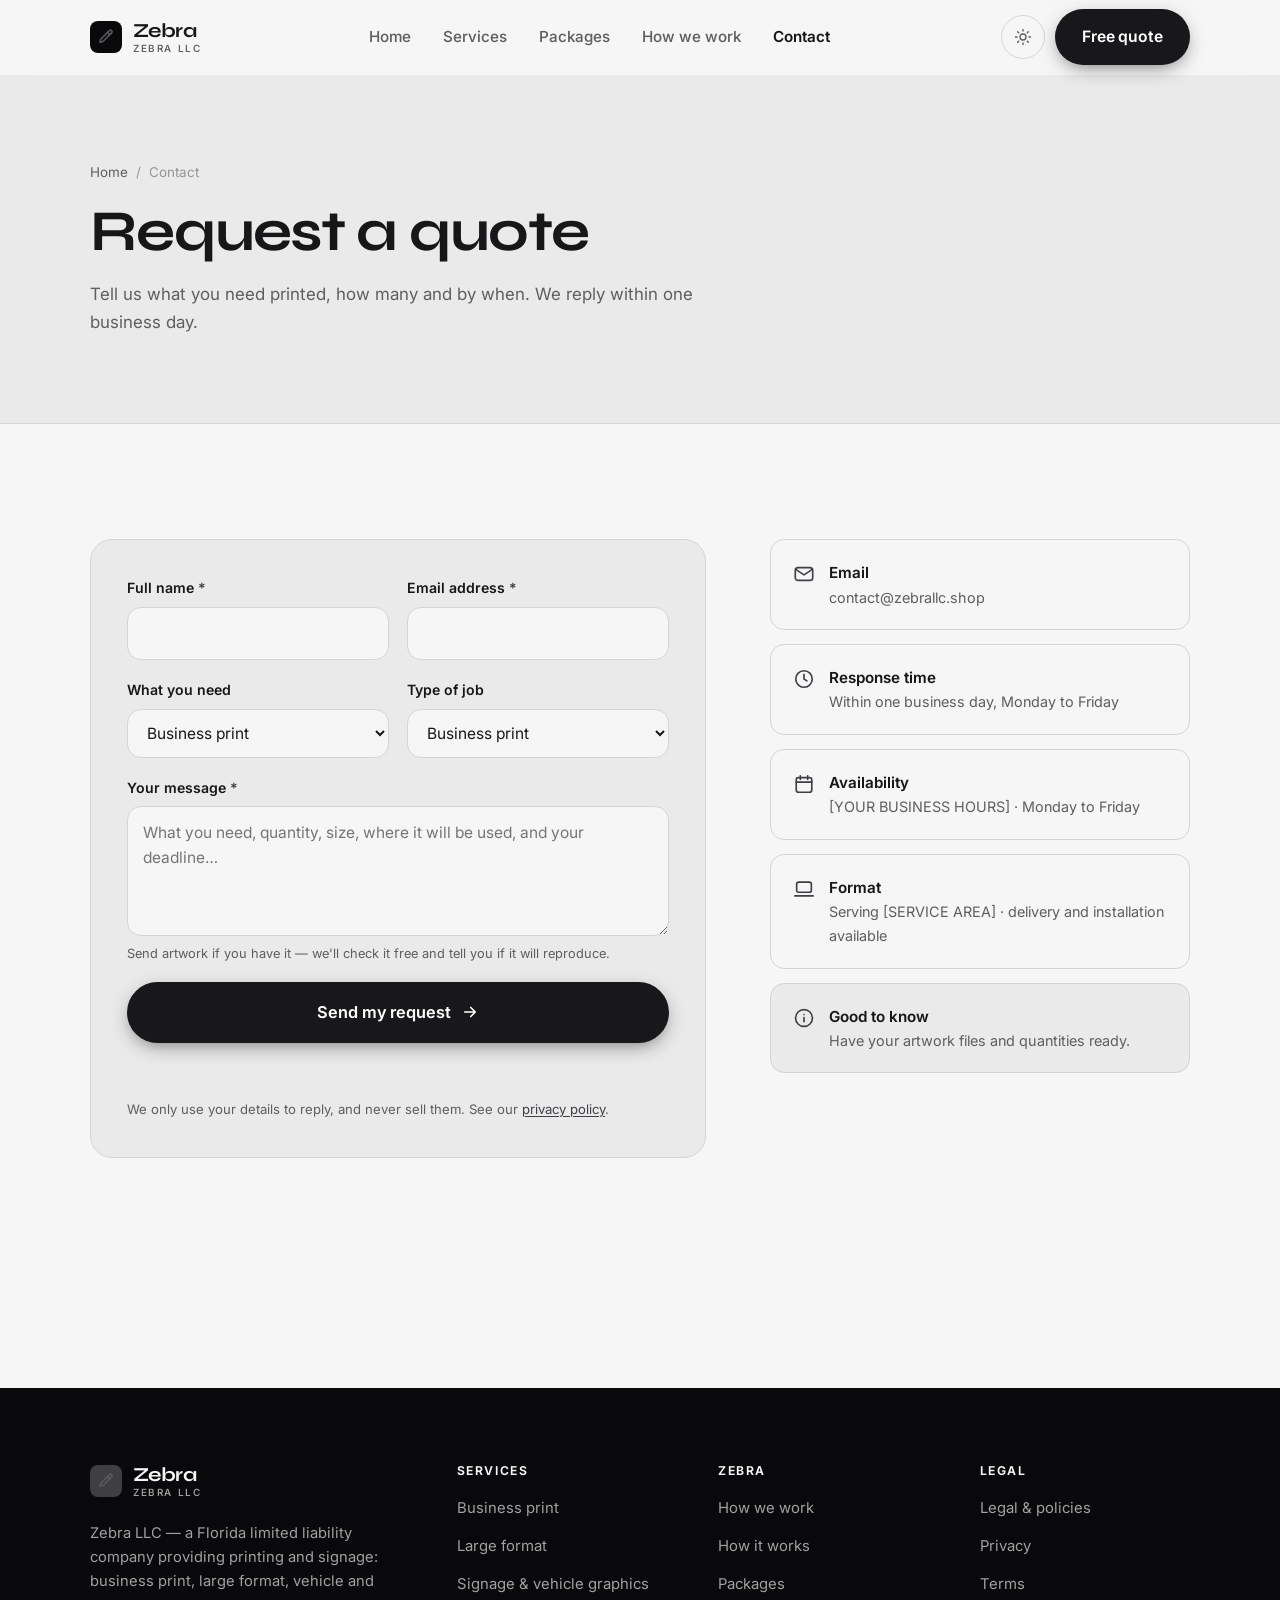
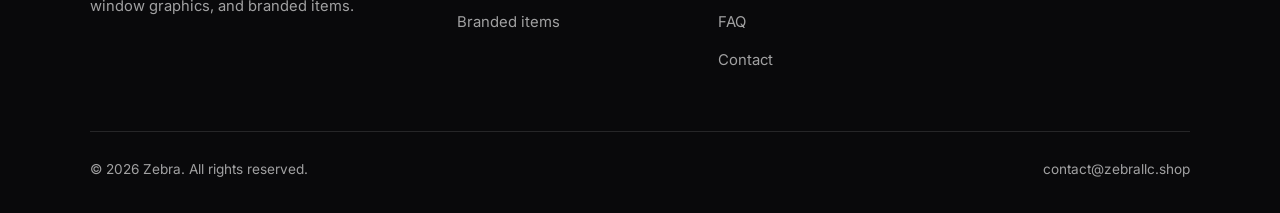
<file: contact.html>
<!DOCTYPE html>
<html lang="en" class="no-js">
<head>
<meta charset="utf-8">
<meta name="viewport" content="width=device-width, initial-scale=1">
<title>Contact — Zebra</title>
<meta name="description" content="Contact Zebra LLC for a print or signage quote. We reply within one business day.">
<link rel="canonical" href="https://zebrallc.shop/contact.html">

<meta property="og:type" content="website">
<meta property="og:url" content="https://zebrallc.shop/contact.html">
<meta property="og:site_name" content="Zebra">
<meta property="og:locale" content="en_US">
<meta property="og:title" content="Contact — Zebra">
<meta property="og:description" content="Contact Zebra LLC for a print or signage quote. We reply within one business day.">
<meta name="theme-color" content="#09090b">

<link rel="icon" href="assets/img/favicon.svg" type="image/svg+xml">
<link rel="preconnect" href="https://fonts.googleapis.com">
<link rel="preconnect" href="https://fonts.gstatic.com" crossorigin>
<link rel="stylesheet" href="https://fonts.googleapis.com/css2?family=Syne:wght@400..800&family=Inter:wght@400..700&display=swap">
<link rel="stylesheet" href="assets/css/style.css">

<!-- Thème appliqué avant le premier rendu (évite le flash) -->
<script>
document.documentElement.classList.remove('no-js');
(function(){try{var t=localStorage.getItem('site-theme');if(t){document.documentElement.setAttribute('data-theme',t);}}catch(e){}})();
</script>
</head>

<body>
<a class="skip-link" href="#main">Skip to main content</a>

<header class="site-header">
  <nav class="wrap nav" aria-label="Main navigation">
    <a class="brand" href="index.html">
      <svg class="brand__mark" viewBox="0 0 64 64" aria-hidden="true">
        <rect class="bm-bg" width="64" height="64" rx="16"/>
        <g class="bm-ic" transform="translate(14 14) scale(1.5)" fill="none" stroke-width="2.1" stroke-linecap="round" stroke-linejoin="round"><path d="M16.5 3.5a2.1 2.1 0 0 1 3 3L8 18l-4 1 1-4z"/><path d="M14 6l3 3"/></g>
      </svg>
      <span>Zebra<span class="brand__sub">Zebra LLC</span></span>
    </a>

    <ul class="nav__links" id="nav-links">
      <li><a href="index.html">Home</a></li>
      <li><a href="programs.html">Services</a></li>
      <li><a href="index.html#pricing">Packages</a></li>
      <li><a href="about.html">How we work</a></li>
      <li><a href="contact.html" aria-current="page">Contact</a></li>
      <li><a class="btn btn--primary" href="contact.html">Free quote</a></li>
    </ul>

    <div class="nav__cta">
      <button class="theme-toggle" type="button" aria-label="Switch to dark theme">
        <svg class="icon-sun" viewBox="0 0 24 24" fill="none" stroke="currentColor" stroke-width="1.8" stroke-linecap="round" aria-hidden="true"><circle cx="12" cy="12" r="4"/><path d="M12 2v2m0 16v2M2 12h2m16 0h2M4.9 4.9l1.4 1.4m11.4 11.4 1.4 1.4M19.1 4.9l-1.4 1.4M6.3 17.7l-1.4 1.4"/></svg>
        <svg class="icon-moon" viewBox="0 0 24 24" fill="none" stroke="currentColor" stroke-width="1.8" stroke-linecap="round" stroke-linejoin="round" aria-hidden="true"><path d="M21 12.8A9 9 0 1 1 11.2 3a7 7 0 0 0 9.8 9.8z"/></svg>
      </button>
      <a class="btn btn--primary" href="contact.html">Free quote</a>
      <button class="nav__toggle" type="button" aria-expanded="false" aria-controls="nav-links" aria-label="Open menu">
        <svg class="icon-open" viewBox="0 0 24 24" fill="none" stroke="currentColor" stroke-width="2" stroke-linecap="round" aria-hidden="true"><path d="M3 6h18M3 12h18M3 18h18"/></svg>
        <svg class="icon-close" viewBox="0 0 24 24" fill="none" stroke="currentColor" stroke-width="2" stroke-linecap="round" aria-hidden="true"><path d="M6 6l12 12M18 6L6 18"/></svg>
      </button>
    </div>
  </nav>
</header>

<main id="main">

<section class="page-head">
  <div class="wrap">
    <nav class="breadcrumb" aria-label="Breadcrumb">
      <a href="index.html">Home</a><span>/</span><span aria-current="page">Contact</span>
    </nav>
    <h1>Request a quote</h1>
    <p>Tell us what you need printed, how many and by when. We reply within one business day.</p>
  </div>
</section>

<section class="section wrap">
  <div class="form-layout">

    <!--
      FORM: the action attribute holds a placeholder id. Create a free form at
      https://formspree.io and replace VOTRE_ID_FORMSPREE. Until then, the button
      opens the visitor's email app with a pre-filled message to contact@zebrallc.shop.
    -->
    <form class="form" id="contact-form" action="https://formspree.io/f/VOTRE_ID_FORMSPREE" method="POST"
          data-email="contact@zebrallc.shop" data-subject="Print quote request"
          data-msg-mail="Your email app will open with the message ready to send." data-msg-sending="Sending…"
          data-msg-ok="Thanks! Your message is on its way. We reply within one business day." data-msg-err="Sending failed. Please email us directly at">
      <div class="form__row">
        <div class="field">
          <label for="nom">Full name <span class="req" aria-hidden="true">*</span></label>
          <input type="text" id="nom" name="nom" autocomplete="name" required>
        </div>
        <div class="field">
          <label for="email">Email address <span class="req" aria-hidden="true">*</span></label>
          <input type="email" id="email" name="email" autocomplete="email" required>
        </div>
      </div>

      <div class="form__row">
        <div class="field">
          <label for="programme">What you need</label>
          <select id="programme" name="programme">
            <option>Business print</option>
            <option>Large format</option>
            <option>Signage &amp; vehicle graphics</option>
            <option>Branded items</option>
            <option>Not sure yet</option>
          </select>
        </div>
        <div class="field">
          <label for="niveau">Type of job</label>
          <select id="niveau" name="niveau">
            <option>Business print</option>
            <option>Banners or posters</option>
            <option>Signage or vehicle</option>
            <option>Branded items</option>
          </select>
        </div>
      </div>

      <div class="field">
        <label for="message">Your message <span class="req" aria-hidden="true">*</span></label>
        <textarea id="message" name="message" required placeholder="What you need, quantity, size, where it will be used, and your deadline…"></textarea>
        <span class="field__hint">Send artwork if you have it — we'll check it free and tell you if it will reproduce.</span>
      </div>

      <!-- Bot trap: hidden from humans -->
      <div class="visually-hidden" aria-hidden="true">
        <label for="site-web">Leave this field empty</label>
        <input type="text" id="site-web" name="_gotcha" tabindex="-1" autocomplete="off">
      </div>

      <button class="btn btn--primary btn--lg" type="submit">Send my request <svg viewBox="0 0 24 24" fill="none" stroke="currentColor" stroke-width="2.2" stroke-linecap="round" stroke-linejoin="round" aria-hidden="true"><path d="M5 12h14M13 6l6 6-6 6"/></svg></button>

      <p id="form-status" class="form__status" role="status" aria-live="polite"></p>

      <p class="form__note">
        We only use your details to reply, and never sell them. See our <a href="legal.html#privacy">privacy policy</a>.
      </p>
    </form>

    <aside class="contact-aside">
      <div class="contact-card">
        <svg viewBox="0 0 24 24" fill="none" stroke="currentColor" stroke-width="1.8" stroke-linecap="round" stroke-linejoin="round" aria-hidden="true"><rect x="2.5" y="5" width="19" height="14" rx="3"/><path d="M3 7l9 6 9-6"/></svg>
        <div><b>Email</b><a href="mailto:contact@zebrallc.shop">contact@zebrallc.shop</a></div>
      </div>
      <div class="contact-card">
        <svg viewBox="0 0 24 24" fill="none" stroke="currentColor" stroke-width="1.8" stroke-linecap="round" stroke-linejoin="round" aria-hidden="true"><circle cx="12" cy="12" r="9"/><path d="M12 7v5l3.2 2"/></svg>
        <div><b>Response time</b><span>Within one business day, Monday to Friday</span></div>
      </div>
      <div class="contact-card">
        <svg viewBox="0 0 24 24" fill="none" stroke="currentColor" stroke-width="1.8" stroke-linecap="round" stroke-linejoin="round" aria-hidden="true"><rect x="3.5" y="5" width="17" height="16" rx="2.5"/><path d="M8 3v4M16 3v4M3.5 10h17"/></svg>
        <div><b>Availability</b><span>[YOUR BUSINESS HOURS] · Monday to Friday</span></div>
      </div>
      <div class="contact-card">
        <svg viewBox="0 0 24 24" fill="none" stroke="currentColor" stroke-width="1.8" stroke-linecap="round" stroke-linejoin="round" aria-hidden="true"><rect x="4" y="4.5" width="16" height="11" rx="2"/><path d="M2 19.5h20"/></svg>
        <div><b>Format</b><span>Serving [SERVICE AREA] · delivery and installation available</span></div>
      </div>
      <div class="contact-card contact-card--soft">
        <svg viewBox="0 0 24 24" fill="none" stroke="currentColor" stroke-width="1.8" stroke-linecap="round" stroke-linejoin="round" aria-hidden="true"><circle cx="12" cy="12" r="9.2"/><path d="M12 16v-4.5M12 8.2v.1"/></svg>
        <div><b>Good to know</b><span>Have your artwork files and quantities ready.</span></div>
      </div>
    </aside>

  </div>
</section>

</main>

<footer class="site-footer">
  <div class="wrap">
    <div class="footer__grid">
      <div class="footer__brand">
        <a class="brand" href="index.html">
          <svg class="brand__mark" viewBox="0 0 64 64" aria-hidden="true">
        <rect class="bm-bg" width="64" height="64" rx="16"/>
        <g class="bm-ic" transform="translate(14 14) scale(1.5)" fill="none" stroke-width="2.1" stroke-linecap="round" stroke-linejoin="round"><path d="M16.5 3.5a2.1 2.1 0 0 1 3 3L8 18l-4 1 1-4z"/><path d="M14 6l3 3"/></g>
      </svg>
          <span>Zebra<span class="brand__sub">Zebra LLC</span></span>
        </a>
        <p>Zebra LLC — a Florida limited liability company providing printing and signage: business print, large format, vehicle and window graphics, and branded items.</p>
      </div>

      <div class="footer__col">
        <h4>Services</h4>
        <ul>
          <li><a href="programs.html#print">Business print</a></li>
          <li><a href="programs.html#largeformat">Large format</a></li>
          <li><a href="programs.html#signage">Signage &amp; vehicle graphics</a></li>
          <li><a href="programs.html#branded">Branded items</a></li>
        </ul>
      </div>

      <div class="footer__col">
        <h4>Zebra</h4>
        <ul>
          <li><a href="about.html">How we work</a></li>
          <li><a href="index.html#how-it-works">How it works</a></li>
          <li><a href="index.html#pricing">Packages</a></li>
          <li><a href="index.html#faq">FAQ</a></li>
          <li><a href="contact.html">Contact</a></li>
        </ul>
      </div>

      <div class="footer__col">
        <h4>Legal</h4>
        <ul>
          <li><a href="legal.html">Legal &amp; policies</a></li>
          <li><a href="legal.html#privacy">Privacy</a></li>
          <li><a href="legal.html#terms">Terms</a></li>
        </ul>
      </div>
    </div>

    <div class="footer__bottom">
      <p>© <span data-year>2026</span> Zebra. All rights reserved.</p>
      <p><a href="mailto:contact@zebrallc.shop">contact@zebrallc.shop</a></p>
    </div>
  </div>
</footer>

<script src="assets/js/main.js" defer></script>
</body>
</html>
</file>
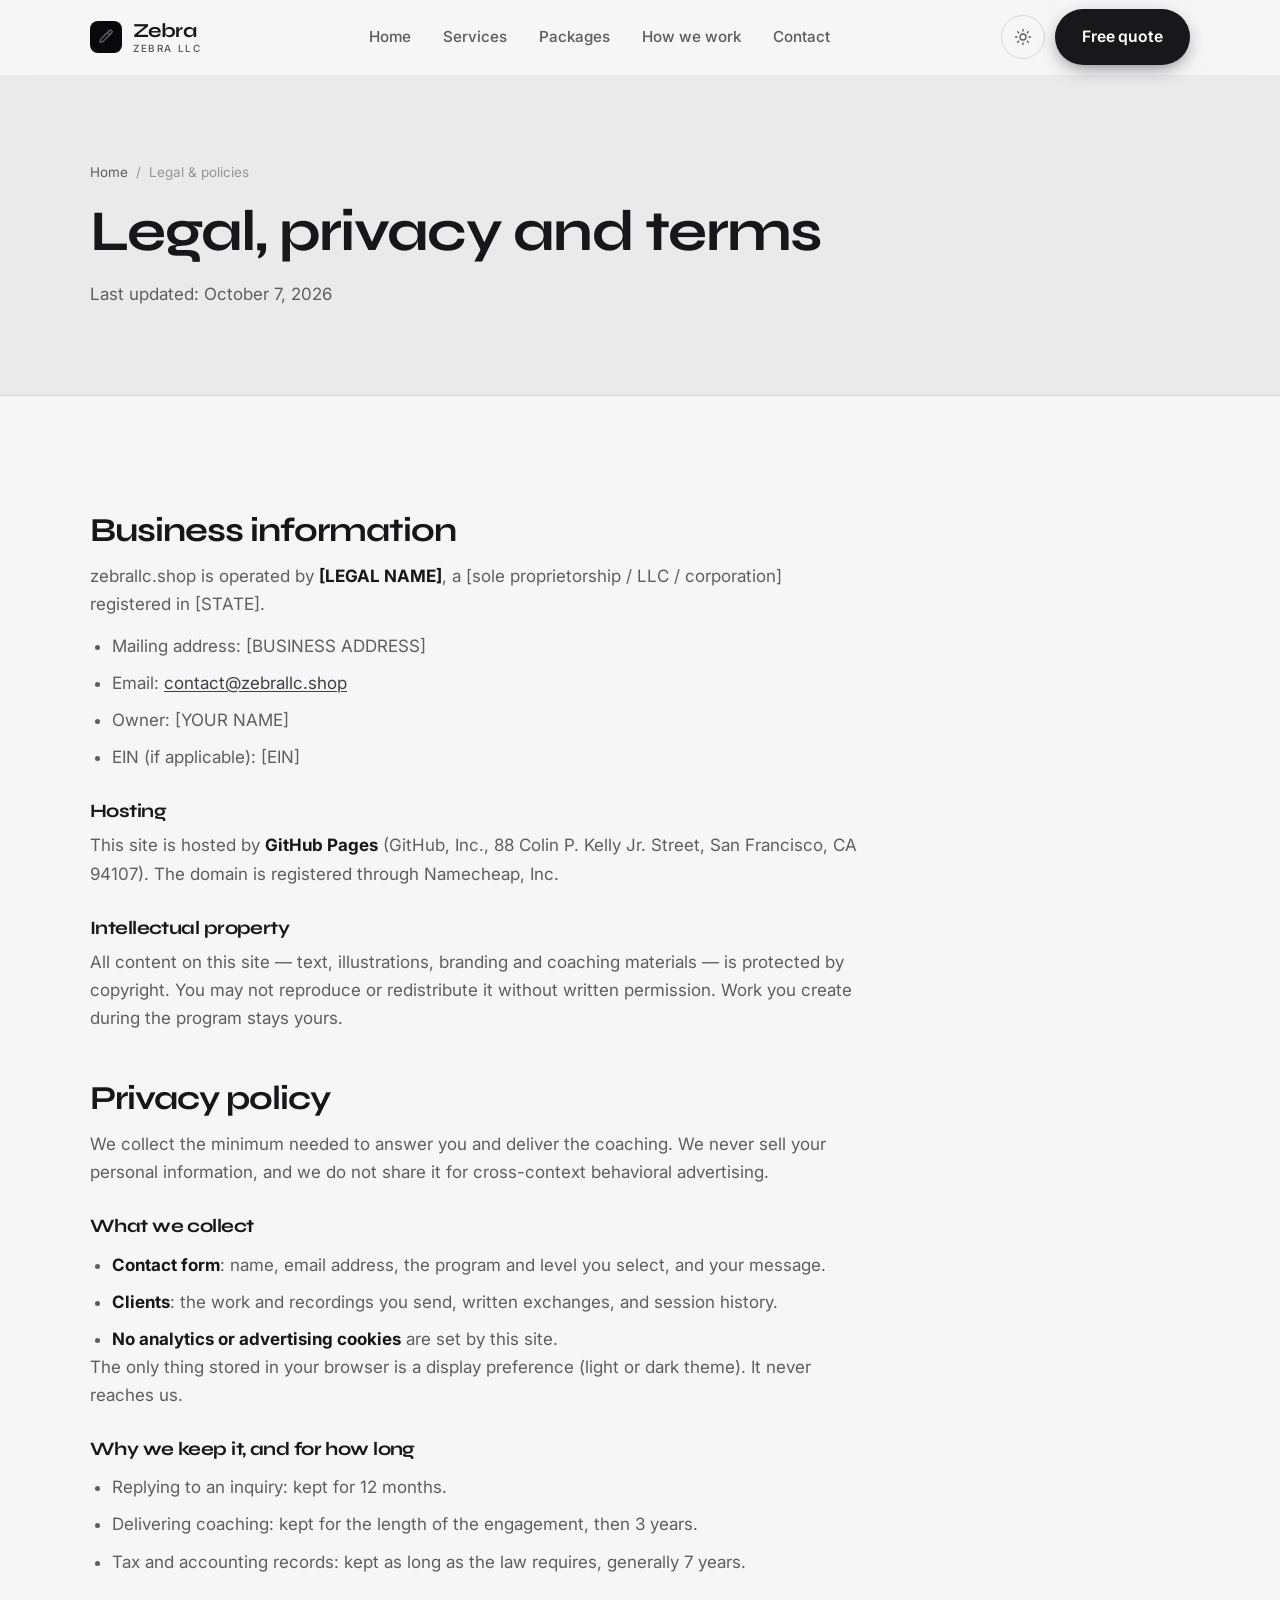
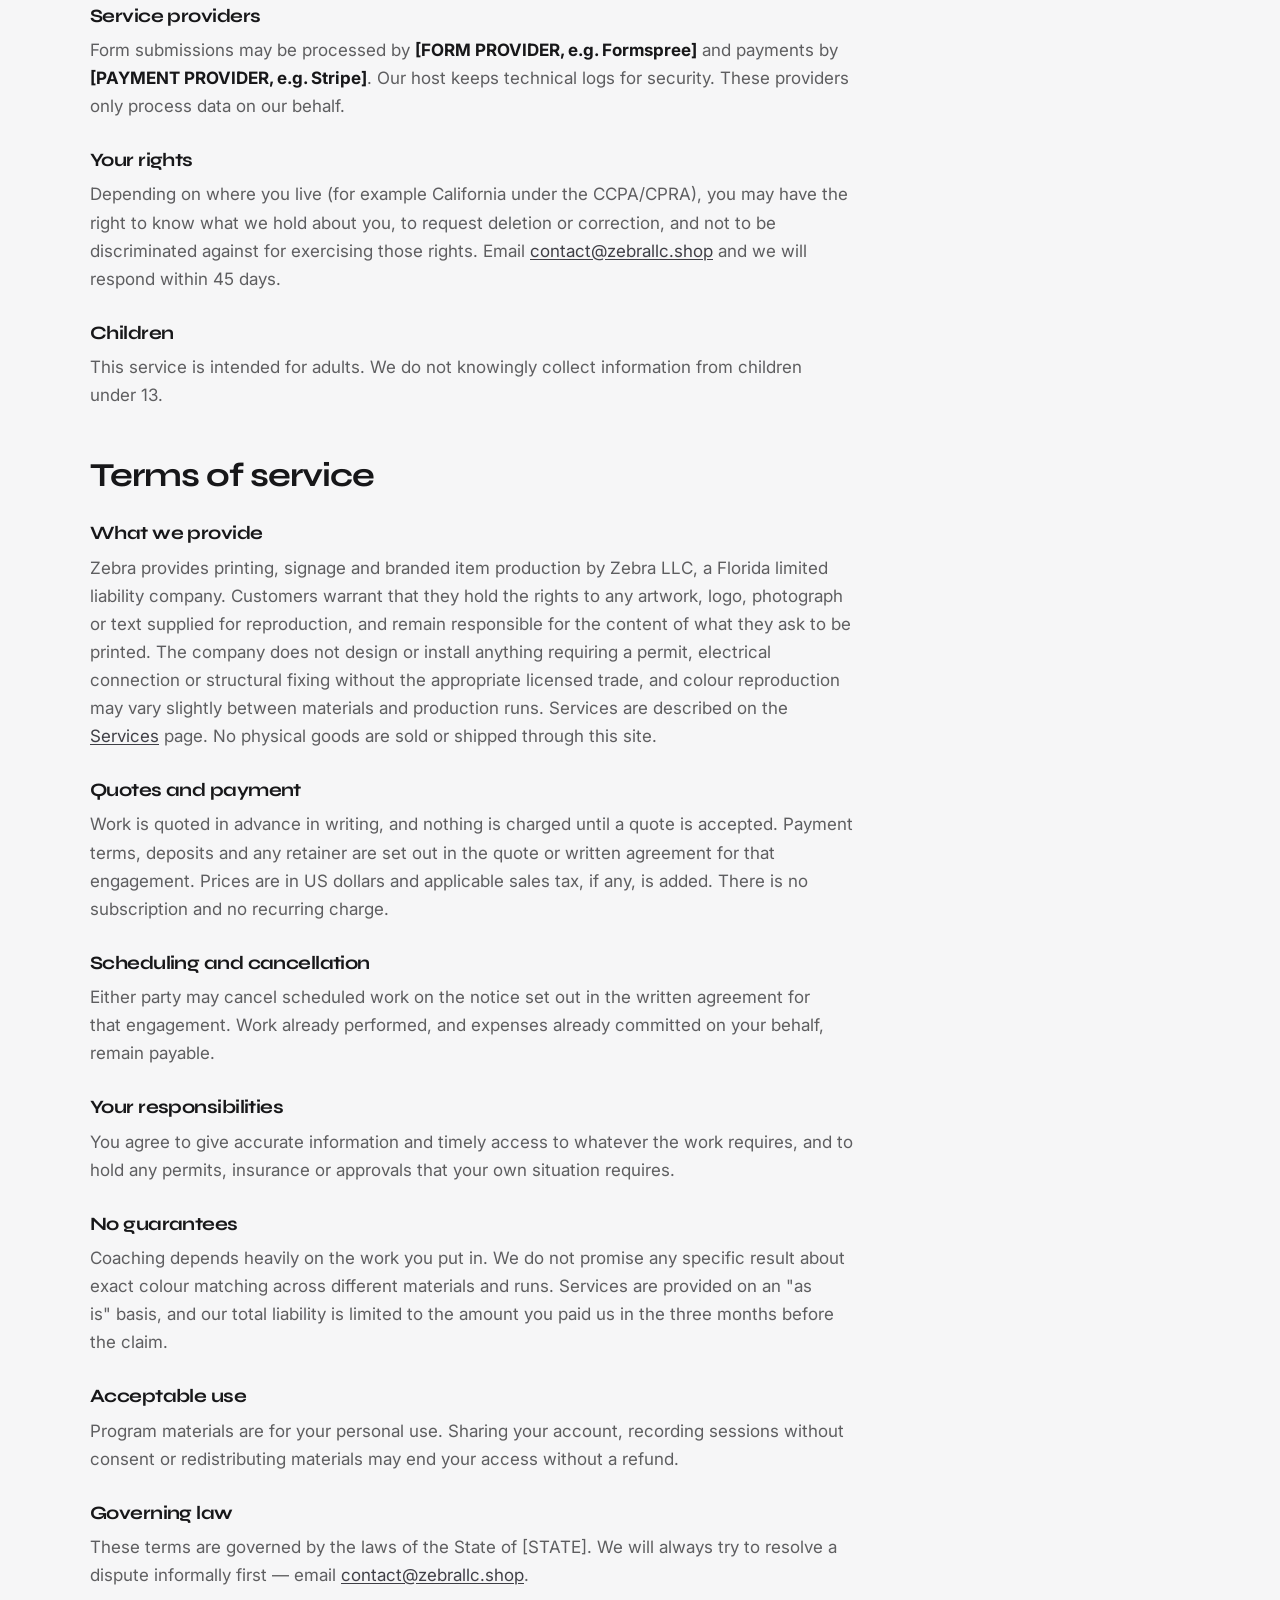
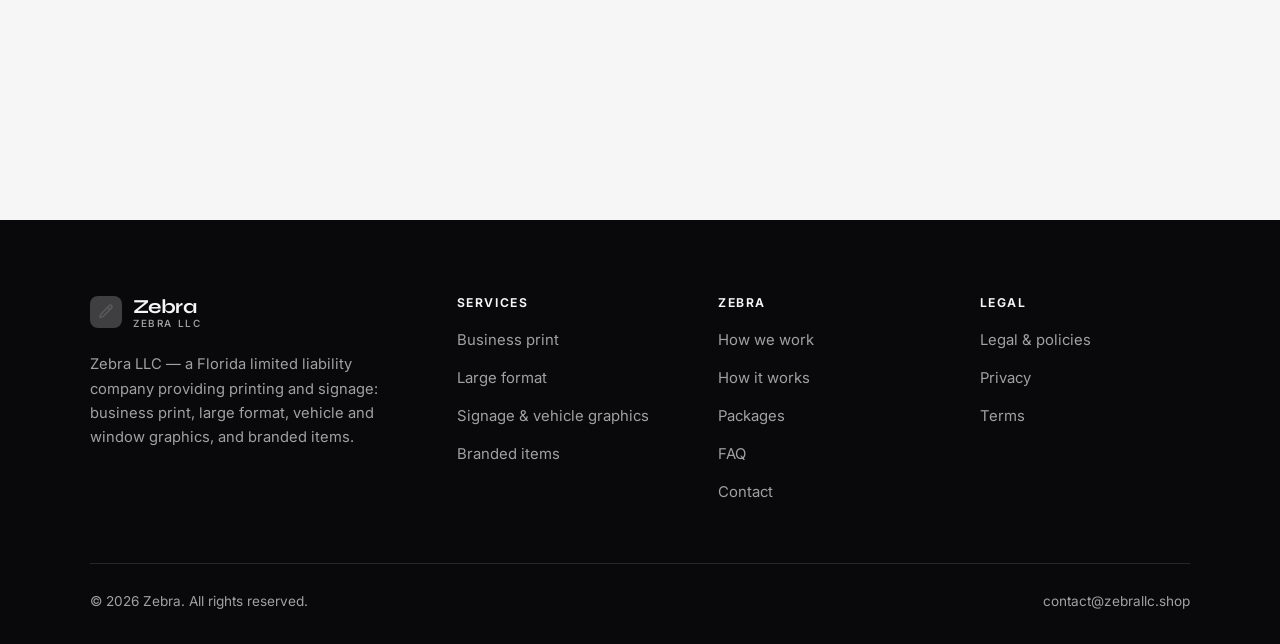
<file: legal.html>
<!DOCTYPE html>
<html lang="en" class="no-js">
<head>
<meta charset="utf-8">
<meta name="viewport" content="width=device-width, initial-scale=1">
<title>Legal, privacy and terms — Zebra</title>
<meta name="description" content="Business information, privacy policy and terms of service for Zebra.">
<meta name="robots" content="noindex">

<meta property="og:type" content="website">
<meta property="og:url" content="https://zebrallc.shop/legal.html">
<meta property="og:site_name" content="Zebra">
<meta property="og:locale" content="en_US">
<meta property="og:title" content="Legal, privacy and terms — Zebra">
<meta property="og:description" content="Business information, privacy policy and terms of service for Zebra.">
<meta name="theme-color" content="#09090b">

<link rel="icon" href="assets/img/favicon.svg" type="image/svg+xml">
<link rel="preconnect" href="https://fonts.googleapis.com">
<link rel="preconnect" href="https://fonts.gstatic.com" crossorigin>
<link rel="stylesheet" href="https://fonts.googleapis.com/css2?family=Syne:wght@400..800&family=Inter:wght@400..700&display=swap">
<link rel="stylesheet" href="assets/css/style.css">

<!-- Thème appliqué avant le premier rendu (évite le flash) -->
<script>
document.documentElement.classList.remove('no-js');
(function(){try{var t=localStorage.getItem('site-theme');if(t){document.documentElement.setAttribute('data-theme',t);}}catch(e){}})();
</script>
</head>

<body>
<a class="skip-link" href="#main">Skip to main content</a>

<header class="site-header">
  <nav class="wrap nav" aria-label="Main navigation">
    <a class="brand" href="index.html">
      <svg class="brand__mark" viewBox="0 0 64 64" aria-hidden="true">
        <rect class="bm-bg" width="64" height="64" rx="16"/>
        <g class="bm-ic" transform="translate(14 14) scale(1.5)" fill="none" stroke-width="2.1" stroke-linecap="round" stroke-linejoin="round"><path d="M16.5 3.5a2.1 2.1 0 0 1 3 3L8 18l-4 1 1-4z"/><path d="M14 6l3 3"/></g>
      </svg>
      <span>Zebra<span class="brand__sub">Zebra LLC</span></span>
    </a>

    <ul class="nav__links" id="nav-links">
      <li><a href="index.html">Home</a></li>
      <li><a href="programs.html">Services</a></li>
      <li><a href="index.html#pricing">Packages</a></li>
      <li><a href="about.html">How we work</a></li>
      <li><a href="contact.html">Contact</a></li>
      <li><a class="btn btn--primary" href="contact.html">Free quote</a></li>
    </ul>

    <div class="nav__cta">
      <button class="theme-toggle" type="button" aria-label="Switch to dark theme">
        <svg class="icon-sun" viewBox="0 0 24 24" fill="none" stroke="currentColor" stroke-width="1.8" stroke-linecap="round" aria-hidden="true"><circle cx="12" cy="12" r="4"/><path d="M12 2v2m0 16v2M2 12h2m16 0h2M4.9 4.9l1.4 1.4m11.4 11.4 1.4 1.4M19.1 4.9l-1.4 1.4M6.3 17.7l-1.4 1.4"/></svg>
        <svg class="icon-moon" viewBox="0 0 24 24" fill="none" stroke="currentColor" stroke-width="1.8" stroke-linecap="round" stroke-linejoin="round" aria-hidden="true"><path d="M21 12.8A9 9 0 1 1 11.2 3a7 7 0 0 0 9.8 9.8z"/></svg>
      </button>
      <a class="btn btn--primary" href="contact.html">Free quote</a>
      <button class="nav__toggle" type="button" aria-expanded="false" aria-controls="nav-links" aria-label="Open menu">
        <svg class="icon-open" viewBox="0 0 24 24" fill="none" stroke="currentColor" stroke-width="2" stroke-linecap="round" aria-hidden="true"><path d="M3 6h18M3 12h18M3 18h18"/></svg>
        <svg class="icon-close" viewBox="0 0 24 24" fill="none" stroke="currentColor" stroke-width="2" stroke-linecap="round" aria-hidden="true"><path d="M6 6l12 12M18 6L6 18"/></svg>
      </button>
    </div>
  </nav>
</header>

<main id="main">

<section class="page-head">
  <div class="wrap">
    <nav class="breadcrumb" aria-label="Breadcrumb">
      <a href="index.html">Home</a><span>/</span><span aria-current="page">Legal &amp; policies</span>
    </nav>
    <h1>Legal, privacy and terms</h1>
    <p>Last updated: <time datetime="2026-10-07">October 7, 2026</time></p>
  </div>
</section>

<section class="section wrap">
  <div class="prose">

    <!--
      TO DO: this is a skeleton, not legal advice. Replace every [BRACKET] with
      your real details before selling, and have a lawyer review it if you can.
      Consumer protection rules differ by state.
    -->

    <h2 id="business">Business information</h2>
    <p>
      zebrallc.shop is operated by <strong>[LEGAL NAME]</strong>, a [sole proprietorship / LLC / corporation]
      registered in [STATE].
    </p>
    <ul>
      <li>Mailing address: [BUSINESS ADDRESS]</li>
      <li>Email: <a href="mailto:contact@zebrallc.shop">contact@zebrallc.shop</a></li>
      <li>Owner: [YOUR NAME]</li>
      <li>EIN (if applicable): [EIN]</li>
    </ul>

    <h3>Hosting</h3>
    <p>
      This site is hosted by <strong>GitHub Pages</strong> (GitHub, Inc., 88 Colin P. Kelly Jr. Street,
      San Francisco, CA 94107). The domain is registered through Namecheap, Inc.
    </p>

    <h3>Intellectual property</h3>
    <p>
      All content on this site — text, illustrations, branding and coaching materials — is protected by
      copyright. You may not reproduce or redistribute it without written permission. Work you create during
      the program stays yours.
    </p>

    <h2 id="privacy">Privacy policy</h2>
    <p>
      We collect the minimum needed to answer you and deliver the coaching. We never sell your personal
      information, and we do not share it for cross-context behavioral advertising.
    </p>
    <h3>What we collect</h3>
    <ul>
      <li><strong>Contact form</strong>: name, email address, the program and level you select, and your message.</li>
      <li><strong>Clients</strong>: the work and recordings you send, written exchanges, and session history.</li>
      <li><strong>No analytics or advertising cookies</strong> are set by this site.</li>
    </ul>
    <p>
      The only thing stored in your browser is a display preference (light or dark theme). It never reaches us.
    </p>
    <h3>Why we keep it, and for how long</h3>
    <ul>
      <li>Replying to an inquiry: kept for 12 months.</li>
      <li>Delivering coaching: kept for the length of the engagement, then 3 years.</li>
      <li>Tax and accounting records: kept as long as the law requires, generally 7 years.</li>
    </ul>
    <h3>Service providers</h3>
    <p>
      Form submissions may be processed by <strong>[FORM PROVIDER, e.g. Formspree]</strong> and payments by
      <strong>[PAYMENT PROVIDER, e.g. Stripe]</strong>. Our host keeps technical logs for security. These
      providers only process data on our behalf.
    </p>
    <h3>Your rights</h3>
    <p>
      Depending on where you live (for example California under the CCPA/CPRA), you may have the right to
      know what we hold about you, to request deletion or correction, and not to be discriminated against for
      exercising those rights. Email <a href="mailto:contact@zebrallc.shop">contact@zebrallc.shop</a> and we will respond within 45 days.
    </p>
    <h3>Children</h3>
    <p>
      This service is intended for adults. We do not knowingly collect information from children under 13.
    </p>

    <h2 id="terms">Terms of service</h2>
    <h3>What we provide</h3>
    <p>
      Zebra provides printing, signage and branded item production by Zebra LLC, a Florida limited liability company. Customers warrant that they hold the rights to any artwork, logo, photograph or text supplied for reproduction, and remain responsible for the content of what they ask to be printed. The company does not design or install anything requiring a permit, electrical connection or structural fixing without the appropriate licensed trade, and colour reproduction may vary slightly between materials and production runs. Services are described on the
      <a href="programs.html">Services</a> page. No physical goods are sold or shipped through this site.
    </p>
    <h3>Quotes and payment</h3>
    <p>
      Work is quoted in advance in writing, and nothing is charged until a quote is accepted. Payment terms,
      deposits and any retainer are set out in the quote or written agreement for that engagement. Prices are in
      US dollars and applicable sales tax, if any, is added. There is no subscription and no recurring charge.
    </p>
    <h3>Scheduling and cancellation</h3>
    <p>
      Either party may cancel scheduled work on the notice set out in the written agreement for that engagement.
      Work already performed, and expenses already committed on your behalf, remain payable.
    </p>
    <h3>Your responsibilities</h3>
    <p>
      You agree to give accurate information and timely access to whatever the work requires, and to hold any
      permits, insurance or approvals that your own situation requires.
    </p>

    <h3>No guarantees</h3>
    <p>
      Coaching depends heavily on the work you put in. We do not promise any specific result
      about exact colour matching across different materials and runs. Services are provided on an "as is" basis, and our total
      liability is limited to the amount you paid us in the three months before the claim.
    </p>
    <h3>Acceptable use</h3>
    <p>
      Program materials are for your personal use. Sharing your account, recording sessions without consent
      or redistributing materials may end your access without a refund.
    </p>
    <h3>Governing law</h3>
    <p>
      These terms are governed by the laws of the State of [STATE]. We will always try to resolve a dispute
      informally first — email <a href="mailto:contact@zebrallc.shop">contact@zebrallc.shop</a>.
    </p>

  </div>
</section>

</main>

<footer class="site-footer">
  <div class="wrap">
    <div class="footer__grid">
      <div class="footer__brand">
        <a class="brand" href="index.html">
          <svg class="brand__mark" viewBox="0 0 64 64" aria-hidden="true">
        <rect class="bm-bg" width="64" height="64" rx="16"/>
        <g class="bm-ic" transform="translate(14 14) scale(1.5)" fill="none" stroke-width="2.1" stroke-linecap="round" stroke-linejoin="round"><path d="M16.5 3.5a2.1 2.1 0 0 1 3 3L8 18l-4 1 1-4z"/><path d="M14 6l3 3"/></g>
      </svg>
          <span>Zebra<span class="brand__sub">Zebra LLC</span></span>
        </a>
        <p>Zebra LLC — a Florida limited liability company providing printing and signage: business print, large format, vehicle and window graphics, and branded items.</p>
      </div>

      <div class="footer__col">
        <h4>Services</h4>
        <ul>
          <li><a href="programs.html#print">Business print</a></li>
          <li><a href="programs.html#largeformat">Large format</a></li>
          <li><a href="programs.html#signage">Signage &amp; vehicle graphics</a></li>
          <li><a href="programs.html#branded">Branded items</a></li>
        </ul>
      </div>

      <div class="footer__col">
        <h4>Zebra</h4>
        <ul>
          <li><a href="about.html">How we work</a></li>
          <li><a href="index.html#how-it-works">How it works</a></li>
          <li><a href="index.html#pricing">Packages</a></li>
          <li><a href="index.html#faq">FAQ</a></li>
          <li><a href="contact.html">Contact</a></li>
        </ul>
      </div>

      <div class="footer__col">
        <h4>Legal</h4>
        <ul>
          <li><a href="legal.html">Legal &amp; policies</a></li>
          <li><a href="legal.html#privacy">Privacy</a></li>
          <li><a href="legal.html#terms">Terms</a></li>
        </ul>
      </div>
    </div>

    <div class="footer__bottom">
      <p>© <span data-year>2026</span> Zebra. All rights reserved.</p>
      <p><a href="mailto:contact@zebrallc.shop">contact@zebrallc.shop</a></p>
    </div>
  </div>
</footer>

<script src="assets/js/main.js" defer></script>
</body>
</html>
</file>
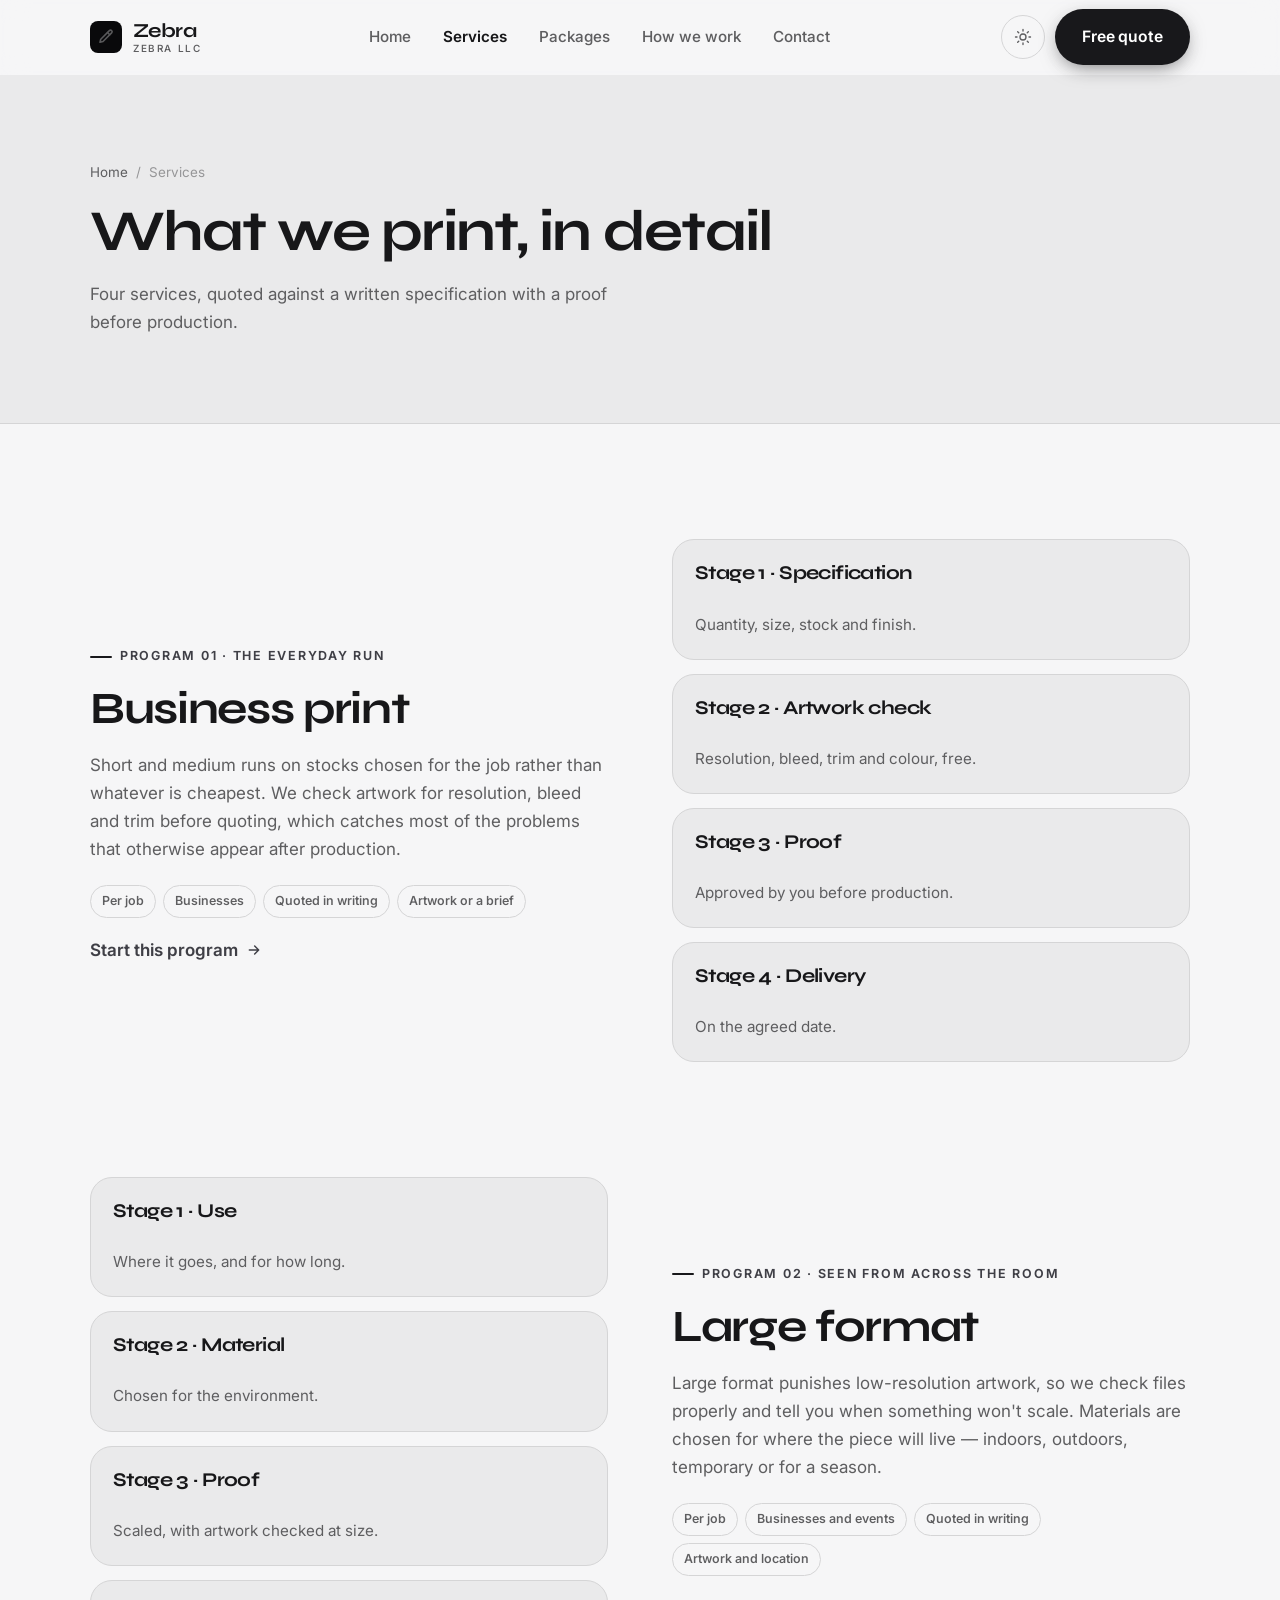
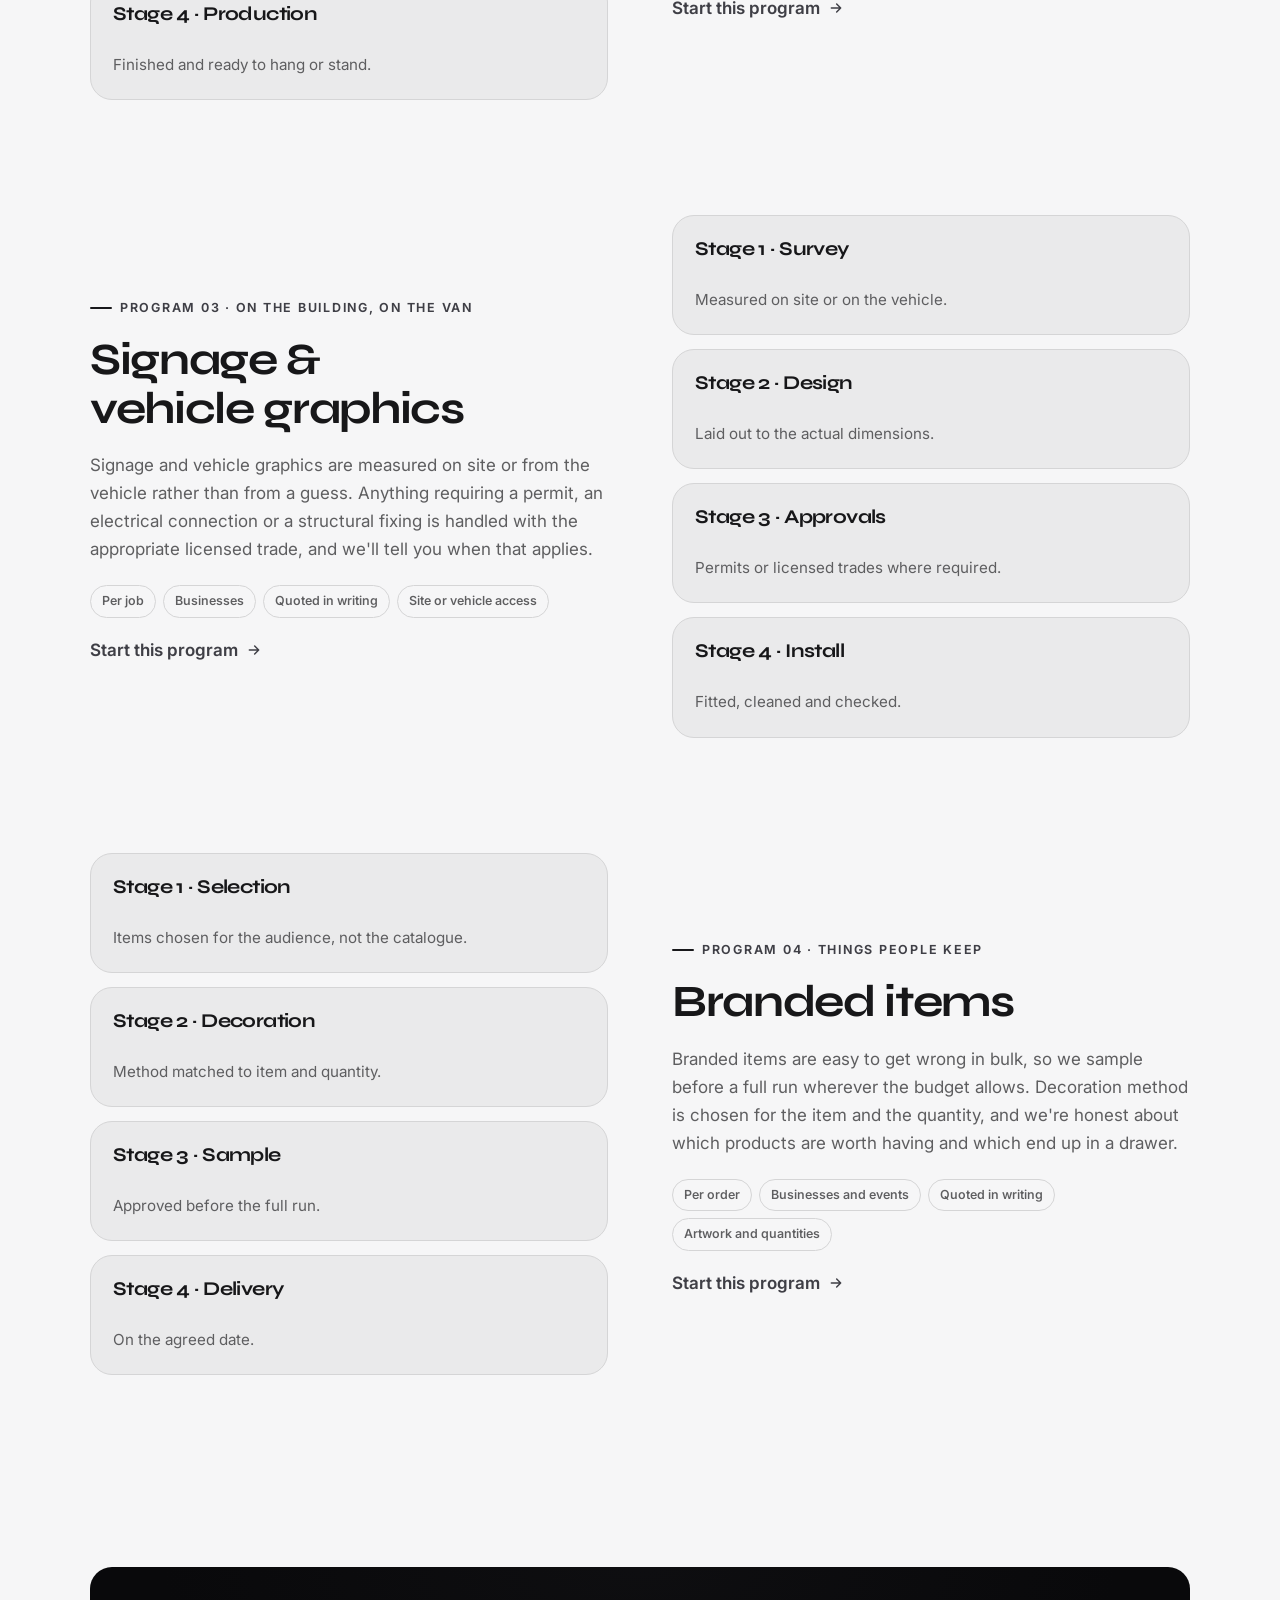
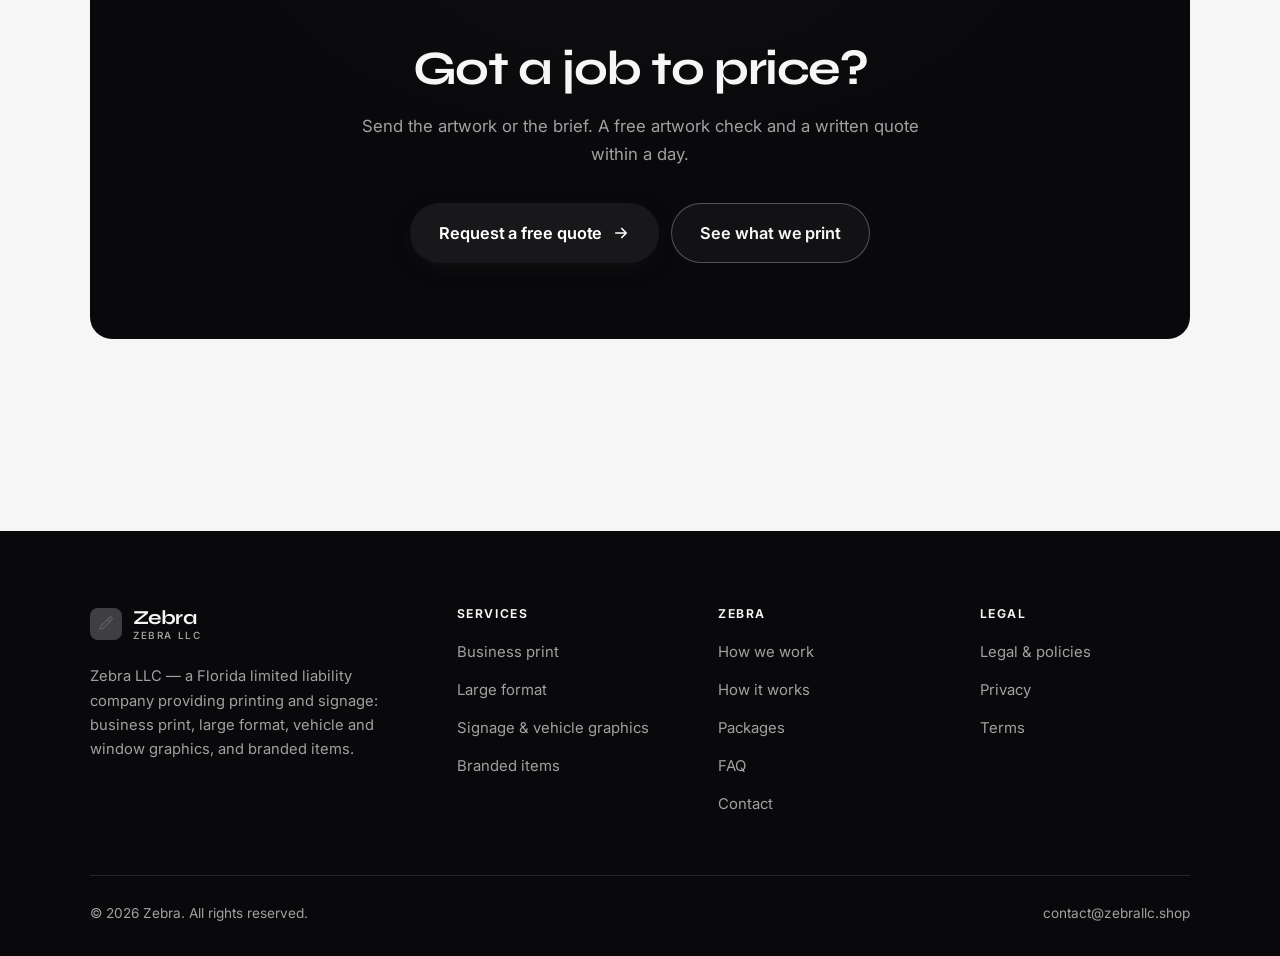
<file: programs.html>
<!DOCTYPE html>
<html lang="en" class="no-js">
<head>
<meta charset="utf-8">
<meta name="viewport" content="width=device-width, initial-scale=1">
<title>Services — Zebra</title>
<meta name="description" content="Services of Zebra LLC: business print, large format, signage and vehicle graphics, branded items.">
<link rel="canonical" href="https://zebrallc.shop/programs.html">

<meta property="og:type" content="website">
<meta property="og:url" content="https://zebrallc.shop/programs.html">
<meta property="og:site_name" content="Zebra">
<meta property="og:locale" content="en_US">
<meta property="og:title" content="Services — Zebra">
<meta property="og:description" content="Services of Zebra LLC: business print, large format, signage and vehicle graphics, branded items.">
<meta name="theme-color" content="#09090b">

<link rel="icon" href="assets/img/favicon.svg" type="image/svg+xml">
<link rel="preconnect" href="https://fonts.googleapis.com">
<link rel="preconnect" href="https://fonts.gstatic.com" crossorigin>
<link rel="stylesheet" href="https://fonts.googleapis.com/css2?family=Syne:wght@400..800&family=Inter:wght@400..700&display=swap">
<link rel="stylesheet" href="assets/css/style.css">

<!-- Thème appliqué avant le premier rendu (évite le flash) -->
<script>
document.documentElement.classList.remove('no-js');
(function(){try{var t=localStorage.getItem('site-theme');if(t){document.documentElement.setAttribute('data-theme',t);}}catch(e){}})();
</script>
</head>

<body>
<a class="skip-link" href="#main">Skip to main content</a>

<header class="site-header">
  <nav class="wrap nav" aria-label="Main navigation">
    <a class="brand" href="index.html">
      <svg class="brand__mark" viewBox="0 0 64 64" aria-hidden="true">
        <rect class="bm-bg" width="64" height="64" rx="16"/>
        <g class="bm-ic" transform="translate(14 14) scale(1.5)" fill="none" stroke-width="2.1" stroke-linecap="round" stroke-linejoin="round"><path d="M16.5 3.5a2.1 2.1 0 0 1 3 3L8 18l-4 1 1-4z"/><path d="M14 6l3 3"/></g>
      </svg>
      <span>Zebra<span class="brand__sub">Zebra LLC</span></span>
    </a>

    <ul class="nav__links" id="nav-links">
      <li><a href="index.html">Home</a></li>
      <li><a href="programs.html" aria-current="page">Services</a></li>
      <li><a href="index.html#pricing">Packages</a></li>
      <li><a href="about.html">How we work</a></li>
      <li><a href="contact.html">Contact</a></li>
      <li><a class="btn btn--primary" href="contact.html">Free quote</a></li>
    </ul>

    <div class="nav__cta">
      <button class="theme-toggle" type="button" aria-label="Switch to dark theme">
        <svg class="icon-sun" viewBox="0 0 24 24" fill="none" stroke="currentColor" stroke-width="1.8" stroke-linecap="round" aria-hidden="true"><circle cx="12" cy="12" r="4"/><path d="M12 2v2m0 16v2M2 12h2m16 0h2M4.9 4.9l1.4 1.4m11.4 11.4 1.4 1.4M19.1 4.9l-1.4 1.4M6.3 17.7l-1.4 1.4"/></svg>
        <svg class="icon-moon" viewBox="0 0 24 24" fill="none" stroke="currentColor" stroke-width="1.8" stroke-linecap="round" stroke-linejoin="round" aria-hidden="true"><path d="M21 12.8A9 9 0 1 1 11.2 3a7 7 0 0 0 9.8 9.8z"/></svg>
      </button>
      <a class="btn btn--primary" href="contact.html">Free quote</a>
      <button class="nav__toggle" type="button" aria-expanded="false" aria-controls="nav-links" aria-label="Open menu">
        <svg class="icon-open" viewBox="0 0 24 24" fill="none" stroke="currentColor" stroke-width="2" stroke-linecap="round" aria-hidden="true"><path d="M3 6h18M3 12h18M3 18h18"/></svg>
        <svg class="icon-close" viewBox="0 0 24 24" fill="none" stroke="currentColor" stroke-width="2" stroke-linecap="round" aria-hidden="true"><path d="M6 6l12 12M18 6L6 18"/></svg>
      </button>
    </div>
  </nav>
</header>

<main id="main">

<section class="page-head">
  <div class="wrap">
    <nav class="breadcrumb" aria-label="Breadcrumb">
      <a href="index.html">Home</a><span>/</span><span aria-current="page">Services</span>
    </nav>
    <h1>What we print, in detail</h1>
    <p>Four services, quoted against a written specification with a proof before production.</p>
  </div>
</section>

<section class="section wrap" id="print">
  <div class="split reveal">
    <div>
      <span class="eyebrow">Program 01 · The everyday run</span>
      <h2>Business print</h2>
      <p>Short and medium runs on stocks chosen for the job rather than whatever is cheapest. We check artwork for resolution, bleed and trim before quoting, which catches most of the problems that otherwise appear after production.</p>
      <ul class="tags"><li>Per job</li><li>Businesses</li><li>Quoted in writing</li><li>Artwork or a brief</li></ul>
      <p><a class="arrow-link" href="contact.html">Start this program <svg viewBox="0 0 24 24" fill="none" stroke="currentColor" stroke-width="2.2" stroke-linecap="round" stroke-linejoin="round" aria-hidden="true"><path d="M5 12h14M13 6l6 6-6 6"/></svg></a></p>
    </div>
    <div class="grid grid--2 grid--tight">
      <article class="card card--sm">
        <h3>Stage 1 · Specification</h3>
        <p>Quantity, size, stock and finish.</p>
      </article>
      <article class="card card--sm">
        <h3>Stage 2 · Artwork check</h3>
        <p>Resolution, bleed, trim and colour, free.</p>
      </article>
      <article class="card card--sm">
        <h3>Stage 3 · Proof</h3>
        <p>Approved by you before production.</p>
      </article>
      <article class="card card--sm">
        <h3>Stage 4 · Delivery</h3>
        <p>On the agreed date.</p>
      </article>
    </div>
  </div>
</section>

<section class="section section--flush wrap" id="largeformat">
  <div class="split reveal">
    <div class="grid grid--2 grid--tight">
      <article class="card card--sm">
        <h3>Stage 1 · Use</h3>
        <p>Where it goes, and for how long.</p>
      </article>
      <article class="card card--sm">
        <h3>Stage 2 · Material</h3>
        <p>Chosen for the environment.</p>
      </article>
      <article class="card card--sm">
        <h3>Stage 3 · Proof</h3>
        <p>Scaled, with artwork checked at size.</p>
      </article>
      <article class="card card--sm">
        <h3>Stage 4 · Production</h3>
        <p>Finished and ready to hang or stand.</p>
      </article>
    </div>
    <div>
      <span class="eyebrow">Program 02 · Seen from across the room</span>
      <h2>Large format</h2>
      <p>Large format punishes low-resolution artwork, so we check files properly and tell you when something won't scale. Materials are chosen for where the piece will live — indoors, outdoors, temporary or for a season.</p>
      <ul class="tags"><li>Per job</li><li>Businesses and events</li><li>Quoted in writing</li><li>Artwork and location</li></ul>
      <p><a class="arrow-link" href="contact.html">Start this program <svg viewBox="0 0 24 24" fill="none" stroke="currentColor" stroke-width="2.2" stroke-linecap="round" stroke-linejoin="round" aria-hidden="true"><path d="M5 12h14M13 6l6 6-6 6"/></svg></a></p>
    </div>
  </div>
</section>

<section class="section section--flush wrap" id="signage">
  <div class="split reveal">
    <div>
      <span class="eyebrow">Program 03 · On the building, on the van</span>
      <h2>Signage &amp; vehicle graphics</h2>
      <p>Signage and vehicle graphics are measured on site or from the vehicle rather than from a guess. Anything requiring a permit, an electrical connection or a structural fixing is handled with the appropriate licensed trade, and we'll tell you when that applies.</p>
      <ul class="tags"><li>Per job</li><li>Businesses</li><li>Quoted in writing</li><li>Site or vehicle access</li></ul>
      <p><a class="arrow-link" href="contact.html">Start this program <svg viewBox="0 0 24 24" fill="none" stroke="currentColor" stroke-width="2.2" stroke-linecap="round" stroke-linejoin="round" aria-hidden="true"><path d="M5 12h14M13 6l6 6-6 6"/></svg></a></p>
    </div>
    <div class="grid grid--2 grid--tight">
      <article class="card card--sm">
        <h3>Stage 1 · Survey</h3>
        <p>Measured on site or on the vehicle.</p>
      </article>
      <article class="card card--sm">
        <h3>Stage 2 · Design</h3>
        <p>Laid out to the actual dimensions.</p>
      </article>
      <article class="card card--sm">
        <h3>Stage 3 · Approvals</h3>
        <p>Permits or licensed trades where required.</p>
      </article>
      <article class="card card--sm">
        <h3>Stage 4 · Install</h3>
        <p>Fitted, cleaned and checked.</p>
      </article>
    </div>
  </div>
</section>

<section class="section section--flush wrap" id="branded">
  <div class="split reveal">
    <div class="grid grid--2 grid--tight">
      <article class="card card--sm">
        <h3>Stage 1 · Selection</h3>
        <p>Items chosen for the audience, not the catalogue.</p>
      </article>
      <article class="card card--sm">
        <h3>Stage 2 · Decoration</h3>
        <p>Method matched to item and quantity.</p>
      </article>
      <article class="card card--sm">
        <h3>Stage 3 · Sample</h3>
        <p>Approved before the full run.</p>
      </article>
      <article class="card card--sm">
        <h3>Stage 4 · Delivery</h3>
        <p>On the agreed date.</p>
      </article>
    </div>
    <div>
      <span class="eyebrow">Program 04 · Things people keep</span>
      <h2>Branded items</h2>
      <p>Branded items are easy to get wrong in bulk, so we sample before a full run wherever the budget allows. Decoration method is chosen for the item and the quantity, and we're honest about which products are worth having and which end up in a drawer.</p>
      <ul class="tags"><li>Per order</li><li>Businesses and events</li><li>Quoted in writing</li><li>Artwork and quantities</li></ul>
      <p><a class="arrow-link" href="contact.html">Start this program <svg viewBox="0 0 24 24" fill="none" stroke="currentColor" stroke-width="2.2" stroke-linecap="round" stroke-linejoin="round" aria-hidden="true"><path d="M5 12h14M13 6l6 6-6 6"/></svg></a></p>
    </div>
  </div>
</section>

<section class="wrap section--tight">
  <div class="cta-band reveal">
    <h2>Got a job to price?</h2>
    <p>Send the artwork or the brief. A free artwork check and a written quote within a day.</p>
    <div class="hero__actions">
      <a class="btn btn--primary btn--lg" href="contact.html">Request a free quote <svg viewBox="0 0 24 24" fill="none" stroke="currentColor" stroke-width="2.2" stroke-linecap="round" stroke-linejoin="round" aria-hidden="true"><path d="M5 12h14M13 6l6 6-6 6"/></svg></a>
      <a class="btn btn--on-dark btn--lg" href="programs.html">See what we print</a>
    </div>
  </div>
</section>

</main>

<footer class="site-footer">
  <div class="wrap">
    <div class="footer__grid">
      <div class="footer__brand">
        <a class="brand" href="index.html">
          <svg class="brand__mark" viewBox="0 0 64 64" aria-hidden="true">
        <rect class="bm-bg" width="64" height="64" rx="16"/>
        <g class="bm-ic" transform="translate(14 14) scale(1.5)" fill="none" stroke-width="2.1" stroke-linecap="round" stroke-linejoin="round"><path d="M16.5 3.5a2.1 2.1 0 0 1 3 3L8 18l-4 1 1-4z"/><path d="M14 6l3 3"/></g>
      </svg>
          <span>Zebra<span class="brand__sub">Zebra LLC</span></span>
        </a>
        <p>Zebra LLC — a Florida limited liability company providing printing and signage: business print, large format, vehicle and window graphics, and branded items.</p>
      </div>

      <div class="footer__col">
        <h4>Services</h4>
        <ul>
          <li><a href="programs.html#print">Business print</a></li>
          <li><a href="programs.html#largeformat">Large format</a></li>
          <li><a href="programs.html#signage">Signage &amp; vehicle graphics</a></li>
          <li><a href="programs.html#branded">Branded items</a></li>
        </ul>
      </div>

      <div class="footer__col">
        <h4>Zebra</h4>
        <ul>
          <li><a href="about.html">How we work</a></li>
          <li><a href="index.html#how-it-works">How it works</a></li>
          <li><a href="index.html#pricing">Packages</a></li>
          <li><a href="index.html#faq">FAQ</a></li>
          <li><a href="contact.html">Contact</a></li>
        </ul>
      </div>

      <div class="footer__col">
        <h4>Legal</h4>
        <ul>
          <li><a href="legal.html">Legal &amp; policies</a></li>
          <li><a href="legal.html#privacy">Privacy</a></li>
          <li><a href="legal.html#terms">Terms</a></li>
        </ul>
      </div>
    </div>

    <div class="footer__bottom">
      <p>© <span data-year>2026</span> Zebra. All rights reserved.</p>
      <p><a href="mailto:contact@zebrallc.shop">contact@zebrallc.shop</a></p>
    </div>
  </div>
</footer>

<script src="assets/js/main.js" defer></script>
</body>
</html>
</file>
<file: assets/css/style.css>
/* Zebra — couleurs et polices de la marque.
   Modifier ces valeurs suffit à changer l'identité visuelle de tout le site. */
:root {
  --c-accent:    #18181b;
  --c-on-accent: #ffffff;
  --c-ink:       #09090b;
  --c-paper:     #f6f6f7;

  --accent-ink-light: #3f3f46;
  --accent-on-dark:   color-mix(in srgb, var(--c-accent) 72%, white);

  --font-display: "Syne", system-ui, -apple-system, "Segoe UI", sans-serif;
  --font-body: "Inter", system-ui, -apple-system, "Segoe UI", sans-serif;
  --display-weight: 700;
  --display-tracking: -.03em;
}

/* ==========================================================================
   Feuille de style commune aux sites de coaching
   Les couleurs de marque (--c-accent, --c-on-accent, --c-ink, --c-paper) et
   les polices sont définies juste au-dessus, par site. Tout le reste en dérive.
   ========================================================================== */

/* --------------------------------------------------------------------------
   1. Tokens dérivés
   -------------------------------------------------------------------------- */

:root {
  /* Thème clair */
  --paper:      var(--c-paper);
  --paper-2:    color-mix(in srgb, var(--c-paper) 95%, var(--c-ink));
  --paper-3:    color-mix(in srgb, var(--c-paper) 89%, var(--c-ink));
  --line:       color-mix(in srgb, var(--c-paper) 86%, var(--c-ink));
  --text:       color-mix(in srgb, var(--c-ink) 94%, var(--c-paper));
  --muted:      color-mix(in srgb, var(--c-ink) 64%, var(--c-paper));
  --accent:     var(--c-accent);
  --accent-600: color-mix(in srgb, var(--c-accent) 86%, black);
  --accent-ink: var(--accent-ink-light);
  --on-accent:  var(--c-on-accent);
  --ink:        var(--c-ink);
  --ink-soft:   color-mix(in srgb, var(--c-ink) 90%, white);
  --on-ink:     var(--c-paper);
  --on-ink-mut: color-mix(in srgb, var(--c-paper) 64%, var(--c-ink));
  --brand-bg:   var(--c-ink);

  /* Rayons */
  --r-sm: 8px;
  --r-md: 14px;
  --r-lg: 22px;
  --r-full: 999px;

  /* Ombres */
  --sh-1: 0 1px 2px rgba(0, 0, 0, .05), 0 2px 8px rgba(0, 0, 0, .04);
  --sh-2: 0 2px 4px rgba(0, 0, 0, .05), 0 12px 32px rgba(0, 0, 0, .09);
  --sh-3: 0 4px 8px rgba(0, 0, 0, .06), 0 24px 56px rgba(0, 0, 0, .14);

  /* Rythme */
  --gutter: clamp(16px, 4vw, 40px);
  --maxw: 1180px;
  --section-y: clamp(64px, 9vw, 124px);

  --ease: cubic-bezier(.22, .61, .36, 1);
}

/* Thème sombre — suit le système, sauf si l'utilisateur a choisi « clair » */
@media (prefers-color-scheme: dark) {
  :root:not([data-theme="light"]) {
    --paper:      var(--c-ink);
    --paper-2:    color-mix(in srgb, var(--c-ink) 92%, white);
    --paper-3:    color-mix(in srgb, var(--c-ink) 86%, white);
    --line:       color-mix(in srgb, var(--c-ink) 80%, white);
    --text:       color-mix(in srgb, var(--c-paper) 94%, var(--c-ink));
    --muted:      color-mix(in srgb, var(--c-paper) 66%, var(--c-ink));
    --accent-ink: var(--accent-on-dark);
    --ink:        color-mix(in srgb, var(--c-ink) 72%, black);
    --brand-bg:   color-mix(in srgb, var(--c-ink) 80%, white);
    --sh-1: 0 1px 2px rgba(0, 0, 0, .4), 0 2px 8px rgba(0, 0, 0, .3);
    --sh-2: 0 2px 4px rgba(0, 0, 0, .4), 0 12px 32px rgba(0, 0, 0, .45);
    --sh-3: 0 4px 8px rgba(0, 0, 0, .45), 0 24px 56px rgba(0, 0, 0, .55);
  }
}

/* Thème sombre — choix explicite */
:root[data-theme="dark"] {
  --paper:      var(--c-ink);
  --paper-2:    color-mix(in srgb, var(--c-ink) 92%, white);
  --paper-3:    color-mix(in srgb, var(--c-ink) 86%, white);
  --line:       color-mix(in srgb, var(--c-ink) 80%, white);
  --text:       color-mix(in srgb, var(--c-paper) 94%, var(--c-ink));
  --muted:      color-mix(in srgb, var(--c-paper) 66%, var(--c-ink));
  --accent-ink: var(--accent-on-dark);
  --ink:        color-mix(in srgb, var(--c-ink) 72%, black);
  --brand-bg:   color-mix(in srgb, var(--c-ink) 80%, white);
  --sh-1: 0 1px 2px rgba(0, 0, 0, .4), 0 2px 8px rgba(0, 0, 0, .3);
  --sh-2: 0 2px 4px rgba(0, 0, 0, .4), 0 12px 32px rgba(0, 0, 0, .45);
  --sh-3: 0 4px 8px rgba(0, 0, 0, .45), 0 24px 56px rgba(0, 0, 0, .55);
}

/* --------------------------------------------------------------------------
   2. Reset / base
   -------------------------------------------------------------------------- */

*, *::before, *::after { box-sizing: border-box; }

* { margin: 0; }

html {
  -webkit-text-size-adjust: 100%;
  scroll-behavior: smooth;
  scroll-padding-top: 88px;
}

body {
  background: var(--paper);
  color: var(--text);
  font-family: var(--font-body);
  font-size: 17px;
  line-height: 1.65;
  -webkit-font-smoothing: antialiased;
  text-rendering: optimizeLegibility;
  overflow-x: hidden;
}

img, svg, video { display: block; max-width: 100%; height: auto; }

a { color: inherit; text-decoration: none; }

button, input, textarea, select { font: inherit; color: inherit; }

h1, h2, h3, h4 {
  font-family: var(--font-display);
  font-weight: var(--display-weight);
  line-height: 1.08;
  letter-spacing: var(--display-tracking);
  text-wrap: balance;
}

p { text-wrap: pretty; }

:focus-visible {
  outline: 3px solid var(--accent);
  outline-offset: 3px;
  border-radius: 4px;
}

::selection { background: var(--accent); color: var(--on-accent); }

/* --------------------------------------------------------------------------
   3. Utilitaires de mise en page
   -------------------------------------------------------------------------- */

.wrap {
  width: 100%;
  max-width: var(--maxw);
  margin-inline: auto;
  padding-inline: var(--gutter);
}

.section { padding-block: var(--section-y); }
.section--flush { padding-top: 0; }
.section--tight { padding-block: clamp(48px, 6vw, 80px); }

.skip-link {
  position: absolute;
  left: 12px;
  top: -100px;
  z-index: 200;
  background: var(--accent);
  color: var(--on-accent);
  padding: 12px 20px;
  border-radius: var(--r-sm);
  font-weight: 600;
  transition: top .2s var(--ease);
}
.skip-link:focus { top: 12px; }

.eyebrow {
  display: inline-flex;
  align-items: center;
  gap: 8px;
  font-size: .78rem;
  font-weight: 650;
  letter-spacing: .14em;
  text-transform: uppercase;
  color: var(--accent-ink);
  margin-bottom: 18px;
}
.eyebrow::before {
  content: "";
  width: 22px;
  height: 2px;
  background: var(--accent);
  border-radius: 2px;
}

.section-head { max-width: 62ch; margin-bottom: clamp(36px, 5vw, 60px); }
.section-head h2 { font-size: clamp(2rem, 4.4vw, 3.1rem); }
.section-head p {
  margin-top: 18px;
  color: var(--muted);
  font-size: clamp(1rem, 1.6vw, 1.12rem);
  max-width: 58ch;
}

.section-head--center { margin-inline: auto; text-align: center; }
.section-head--center .eyebrow { justify-content: center; }
.section-head--center p { margin-inline: auto; }

/* --------------------------------------------------------------------------
   4. Boutons
   -------------------------------------------------------------------------- */

.btn {
  display: inline-flex;
  align-items: center;
  justify-content: center;
  gap: 10px;
  padding: 14px 26px;
  border: 1px solid transparent;
  border-radius: var(--r-full);
  font-weight: 620;
  font-size: .98rem;
  letter-spacing: -.005em;
  cursor: pointer;
  white-space: nowrap;
  transition: transform .18s var(--ease), background-color .18s var(--ease),
              border-color .18s var(--ease), box-shadow .18s var(--ease), color .18s var(--ease);
}
.btn:hover { transform: translateY(-2px); }
.btn:active { transform: translateY(0); }

.btn--primary {
  background: var(--accent);
  color: var(--on-accent);
  box-shadow: 0 6px 20px -6px color-mix(in srgb, var(--c-accent) 65%, transparent);
}
.btn--primary:hover {
  background: var(--accent-600);
  box-shadow: 0 12px 28px -8px color-mix(in srgb, var(--c-accent) 70%, transparent);
}

.btn--ghost {
  border-color: var(--line);
  background: transparent;
  color: var(--text);
}
.btn--ghost:hover { border-color: var(--accent); color: var(--accent-ink); }

.btn--on-dark {
  border-color: color-mix(in srgb, var(--c-paper) 28%, transparent);
  color: var(--on-ink);
  background: color-mix(in srgb, var(--c-paper) 4%, transparent);
}
.btn--on-dark:hover {
  border-color: color-mix(in srgb, var(--c-paper) 60%, transparent);
  background: color-mix(in srgb, var(--c-paper) 10%, transparent);
}

.btn--lg { padding: 16px 28px; font-size: 1.02rem; }
.btn--block { width: 100%; }

.btn svg { width: 18px; height: 18px; flex: none; }

@media (max-width: 420px) {
  .btn--lg { padding: 15px 22px; font-size: 1rem; white-space: normal; text-align: center; }
}

/* Lien fléché */
.arrow-link {
  display: inline-flex;
  align-items: center;
  gap: 8px;
  font-weight: 620;
  color: var(--accent-ink);
}
.arrow-link svg { width: 16px; height: 16px; transition: transform .18s var(--ease); }
.arrow-link:hover svg { transform: translateX(4px); }

/* --------------------------------------------------------------------------
   5. En-tête / navigation
   -------------------------------------------------------------------------- */

.site-header {
  position: sticky;
  top: 0;
  z-index: 100;
  background: color-mix(in srgb, var(--paper) 82%, transparent);
  backdrop-filter: saturate(180%) blur(14px);
  -webkit-backdrop-filter: saturate(180%) blur(14px);
  border-bottom: 1px solid transparent;
  transition: border-color .25s var(--ease), background-color .25s var(--ease);
}
.site-header.is-stuck {
  border-bottom-color: var(--line);
  background: color-mix(in srgb, var(--paper) 94%, transparent);
}

.nav {
  display: flex;
  align-items: center;
  justify-content: space-between;
  gap: 24px;
  height: 74px;
}

.brand {
  display: inline-flex;
  align-items: center;
  gap: 11px;
  font-family: var(--font-display);
  font-weight: var(--display-weight);
  font-size: 1.24rem;
  letter-spacing: var(--display-tracking);
  flex: none;
  line-height: 1.1;
}
.brand__mark { width: 32px; height: 32px; flex: none; }
.brand__mark .bm-bg { fill: var(--brand-bg); }
.brand__mark .bm-ic { stroke: var(--accent-on-dark); color: var(--accent-on-dark); }
.brand__sub {
  display: block;
  font-family: var(--font-body);
  font-size: .62rem;
  font-weight: 550;
  letter-spacing: .16em;
  text-transform: uppercase;
  color: var(--muted);
  margin-top: 1px;
}

.nav__links {
  display: flex;
  align-items: center;
  gap: 4px;
  list-style: none;
  padding: 0;
}
.nav__links a {
  display: block;
  padding: 9px 14px;
  border-radius: var(--r-full);
  font-size: .95rem;
  font-weight: 520;
  color: var(--muted);
  transition: color .16s var(--ease), background-color .16s var(--ease);
}
.nav__links a:hover { color: var(--text); background: var(--paper-2); }
.nav__links a[aria-current="page"] { color: var(--text); font-weight: 620; }
.nav__links .btn { display: none; }

.nav__cta { display: flex; align-items: center; gap: 10px; flex: none; }

.nav__toggle {
  display: none;
  width: 44px;
  height: 44px;
  align-items: center;
  justify-content: center;
  background: transparent;
  border: 1px solid var(--line);
  border-radius: var(--r-full);
  cursor: pointer;
}
.nav__toggle svg { width: 20px; height: 20px; }
.nav__toggle .icon-close { display: none; }
.nav__toggle[aria-expanded="true"] .icon-open { display: none; }
.nav__toggle[aria-expanded="true"] .icon-close { display: block; }

@media (max-width: 900px) {
  .nav__links, .nav__cta .btn { display: none; }
  .nav__toggle { display: inline-flex; }

  .nav__links {
    position: fixed;
    inset: 74px 0 auto;
    flex-direction: column;
    align-items: stretch;
    gap: 2px;
    padding: 20px var(--gutter) 32px;
    background: var(--paper);
    border-bottom: 1px solid var(--line);
    box-shadow: var(--sh-2);
  }
  .nav__links.is-open { display: flex; }
  .nav__links a { padding: 14px 4px; font-size: 1.1rem; border-radius: var(--r-sm); }
  .nav__links a.btn { display: inline-flex; margin-top: 14px; padding: 14px 26px; color: var(--on-accent); }
}

@media (max-width: 380px) {
  .brand__sub { display: none; }
}

/* Bouton de thème */
.theme-toggle {
  width: 44px;
  height: 44px;
  display: inline-flex;
  align-items: center;
  justify-content: center;
  background: transparent;
  border: 1px solid var(--line);
  border-radius: var(--r-full);
  cursor: pointer;
  color: var(--muted);
  transition: color .16s var(--ease), border-color .16s var(--ease);
}
.theme-toggle:hover { color: var(--text); border-color: var(--accent); }
.theme-toggle svg { width: 18px; height: 18px; }
.theme-toggle .icon-moon { display: none; }
:root[data-theme="dark"] .theme-toggle .icon-sun { display: none; }
:root[data-theme="dark"] .theme-toggle .icon-moon { display: block; }
@media (prefers-color-scheme: dark) {
  :root:not([data-theme="light"]) .theme-toggle .icon-sun { display: none; }
  :root:not([data-theme="light"]) .theme-toggle .icon-moon { display: block; }
}

/* --------------------------------------------------------------------------
   6. Hero
   -------------------------------------------------------------------------- */

.hero {
  position: relative;
  background: var(--ink);
  color: var(--on-ink);
  overflow: hidden;
  isolation: isolate;
}

/* Halo de couleur + grain léger */
.hero::before {
  content: "";
  position: absolute;
  inset: -30% -10% auto;
  height: 130%;
  background:
    radial-gradient(60% 55% at 78% 18%, color-mix(in srgb, var(--c-accent) 34%, transparent), transparent 62%),
    radial-gradient(48% 44% at 12% 88%, color-mix(in srgb, var(--c-accent) 16%, transparent), transparent 66%);
  z-index: -2;
  pointer-events: none;
}
.hero::after {
  content: "";
  position: absolute;
  inset: 0;
  background-image: url("data:image/svg+xml,%3Csvg xmlns='http://www.w3.org/2000/svg' width='160' height='160'%3E%3Cfilter id='n'%3E%3CfeTurbulence type='fractalNoise' baseFrequency='.85' numOctaves='3'/%3E%3C/filter%3E%3Crect width='160' height='160' filter='url(%23n)' opacity='.28'/%3E%3C/svg%3E");
  opacity: .45;
  mix-blend-mode: overlay;
  z-index: -1;
  pointer-events: none;
}

.hero__inner {
  display: grid;
  grid-template-columns: minmax(0, 1.05fr) minmax(0, .95fr);
  align-items: center;
  gap: clamp(32px, 5vw, 72px);
  padding-block: clamp(56px, 8vw, 110px);
}

.hero h1 {
  font-size: clamp(2.5rem, 6vw, 4.6rem);
  letter-spacing: calc(var(--display-tracking) * 1.4);
}
.hero h1 em {
  font-style: normal;
  color: var(--accent-on-dark);
  text-decoration: underline;
  text-decoration-color: color-mix(in srgb, var(--c-accent) 45%, transparent);
  text-decoration-thickness: .1em;
  text-underline-offset: .14em;
  text-decoration-skip-ink: none;
}

.hero__lede {
  margin-top: 22px;
  font-size: clamp(1.04rem, 1.9vw, 1.2rem);
  color: var(--on-ink-mut);
  max-width: 50ch;
}

.hero__actions {
  display: flex;
  flex-wrap: wrap;
  gap: 12px;
  margin-top: 34px;
}

.hero__eyebrow { color: var(--accent-on-dark); }
.hero__eyebrow::before { background: var(--accent-on-dark); }

/* Faits sur l'offre */
.hero__proof {
  display: grid;
  grid-template-columns: repeat(4, minmax(0, 1fr));
  gap: clamp(18px, 3vw, 32px);
  margin-top: 44px;
  padding: 26px 0 0;
  border-top: 1px solid color-mix(in srgb, var(--c-paper) 14%, transparent);
  list-style: none;
}
.stat__num {
  display: block;
  font-family: var(--font-display);
  font-size: clamp(1.5rem, 2.6vw, 2.05rem);
  font-weight: var(--display-weight);
  line-height: 1;
  letter-spacing: var(--display-tracking);
  white-space: nowrap;
}
.stat__label {
  display: block;
  margin-top: 7px;
  font-size: .82rem;
  line-height: 1.4;
  color: var(--on-ink-mut);
}

.hero__art svg { width: 100%; height: auto; border-radius: var(--r-lg); box-shadow: var(--sh-3); }

@media (max-width: 880px) {
  .hero__inner { grid-template-columns: 1fr; }
  .hero__art { order: -1; max-width: 560px; }
}
@media (max-width: 540px) {
  .hero__proof { grid-template-columns: repeat(2, minmax(0, 1fr)); }
}

/* --------------------------------------------------------------------------
   7. Bandeau défilant
   -------------------------------------------------------------------------- */

.marquee {
  background: var(--ink-soft);
  color: var(--on-ink-mut);
  border-top: 1px solid color-mix(in srgb, var(--c-paper) 8%, transparent);
  padding-block: 18px;
  overflow: hidden;
  white-space: nowrap;
  mask-image: linear-gradient(90deg, transparent, #000 8%, #000 92%, transparent);
  -webkit-mask-image: linear-gradient(90deg, transparent, #000 8%, #000 92%, transparent);
}
.marquee__track {
  display: inline-flex;
  gap: 42px;
  align-items: center;
  animation: marquee 38s linear infinite;
  font-size: .86rem;
  letter-spacing: .12em;
  text-transform: uppercase;
  font-weight: 560;
}
.marquee__track span { display: inline-flex; align-items: center; gap: 42px; }
.marquee__track span::after {
  content: "";
  width: 5px; height: 5px;
  border-radius: 50%;
  background: var(--accent);
  opacity: .8;
}
@keyframes marquee { to { transform: translateX(-50%); } }

/* --------------------------------------------------------------------------
   8. Grilles de cartes
   -------------------------------------------------------------------------- */

.grid {
  display: grid;
  gap: clamp(16px, 2.2vw, 26px);
}
.grid--2 { grid-template-columns: repeat(auto-fit, minmax(min(100%, 260px), 1fr)); }
.grid--3 { grid-template-columns: repeat(auto-fit, minmax(min(100%, 270px), 1fr)); }
.grid--4 { grid-template-columns: repeat(auto-fit, minmax(min(100%, 230px), 1fr)); }
.grid--tight { gap: 14px; }

.card {
  position: relative;
  display: flex;
  flex-direction: column;
  padding: 28px;
  background: var(--paper-2);
  border: 1px solid var(--line);
  border-radius: var(--r-lg);
  transition: transform .22s var(--ease), box-shadow .22s var(--ease), border-color .22s var(--ease);
}
a.card:hover, .card--lift:hover {
  transform: translateY(-5px);
  box-shadow: var(--sh-2);
  border-color: color-mix(in srgb, var(--c-accent) 45%, var(--line));
}
.card--sm { padding: 22px; }
.card--sm h3 { font-size: 1rem; }
.card__icon {
  width: 52px;
  height: 52px;
  display: grid;
  place-items: center;
  border-radius: var(--r-md);
  background: color-mix(in srgb, var(--c-accent) 15%, transparent);
  color: var(--accent-ink);
  margin-bottom: 20px;
}
.card__icon svg { width: 26px; height: 26px; }
.card h3 { font-size: 1.22rem; margin-bottom: 10px; }
.card p { color: var(--muted); font-size: .95rem; }
.card .arrow-link { margin-top: auto; padding-top: 18px; font-size: .92rem; }

.tags {
  list-style: none;
  padding: 0;
  margin: 18px 0 0;
  display: flex;
  flex-wrap: wrap;
  gap: 7px;
}
.tags li {
  font-size: .78rem;
  font-weight: 560;
  padding: 5px 11px;
  border-radius: var(--r-full);
  background: var(--paper);
  border: 1px solid var(--line);
  color: var(--muted);
}

/* --------------------------------------------------------------------------
   9. Méthode (étapes)
   -------------------------------------------------------------------------- */

.steps { counter-reset: step; }
.step {
  position: relative;
  padding: 30px 26px 26px;
  background: var(--paper);
  border: 1px solid var(--line);
  border-radius: var(--r-lg);
}
.step::before {
  counter-increment: step;
  content: "0" counter(step);
  display: block;
  font-family: var(--font-display);
  font-size: 2.6rem;
  font-weight: var(--display-weight);
  line-height: 1;
  letter-spacing: var(--display-tracking);
  color: color-mix(in srgb, var(--c-accent) 55%, var(--paper));
  margin-bottom: 16px;
}
.step h3 { font-size: 1.12rem; margin-bottom: 9px; }
.step p { color: var(--muted); font-size: .93rem; }

/* --------------------------------------------------------------------------
   10. Tarifs
   -------------------------------------------------------------------------- */

.plans { align-items: start; }

.plan {
  display: flex;
  flex-direction: column;
  padding: 32px 28px;
  background: var(--paper);
  border: 1px solid var(--line);
  border-radius: var(--r-lg);
  height: 100%;
  position: relative;
}
.plan--featured {
  background: var(--ink);
  color: var(--on-ink);
  border-color: var(--ink);
  box-shadow: var(--sh-3);
}
.plan--featured .plan__desc,
.plan--featured .plan__period,
.plan--featured .plan__features li { color: var(--on-ink-mut); }
.plan--featured .plan__features li::before { color: var(--accent-on-dark); }

.plan__tag {
  position: absolute;
  top: 18px;
  right: 18px;
  font-size: .7rem;
  font-weight: 680;
  letter-spacing: .1em;
  text-transform: uppercase;
  padding: 5px 12px;
  border-radius: var(--r-full);
  background: var(--accent);
  color: var(--on-accent);
}

.plan h3 { font-size: 1.3rem; }
.plan--featured h3 { padding-right: 120px; }
.plan__desc { margin-top: 8px; color: var(--muted); font-size: .92rem; min-height: 2.8em; }

.plan__price {
  display: flex;
  align-items: baseline;
  gap: 6px;
  margin: 22px 0 4px;
  font-family: var(--font-display);
  font-size: clamp(2.2rem, 4vw, 2.9rem);
  font-weight: var(--display-weight);
  letter-spacing: var(--display-tracking);
  line-height: 1;
}
.plan__period { font-family: var(--font-body); font-size: .9rem; font-weight: 450; color: var(--muted); letter-spacing: 0; }

.plan__features {
  list-style: none;
  padding: 0;
  margin: 24px 0 28px;
  display: grid;
  gap: 11px;
  flex: 1;
}
.plan__features li {
  display: grid;
  grid-template-columns: 20px 1fr;
  gap: 10px;
  font-size: .93rem;
  color: var(--muted);
  align-items: start;
}
.plan__features li::before {
  content: "✓";
  color: var(--accent-ink);
  font-weight: 700;
  line-height: 1.5;
}

.plans-note { text-align: center; margin-top: 26px; font-size: .88rem; color: var(--muted); }

/* --------------------------------------------------------------------------
   11. Bloc split (texte + illustration)
   -------------------------------------------------------------------------- */

.split {
  display: grid;
  grid-template-columns: repeat(auto-fit, minmax(min(100%, 340px), 1fr));
  gap: clamp(32px, 5vw, 68px);
  align-items: center;
}
.split--top { align-items: start; }
.split__art svg { width: 100%; border-radius: var(--r-lg); box-shadow: var(--sh-2); }
.split h2 { font-size: clamp(1.9rem, 4vw, 2.8rem); }
.split p { margin-top: 18px; color: var(--muted); }
.split .tags { margin-top: 22px; }

/* --------------------------------------------------------------------------
   12. FAQ
   -------------------------------------------------------------------------- */

.faq { max-width: 780px; margin-inline: auto; }
.faq details {
  border-bottom: 1px solid var(--line);
  padding: 4px 0;
}
.faq summary {
  display: flex;
  align-items: center;
  justify-content: space-between;
  gap: 20px;
  padding: 22px 4px;
  cursor: pointer;
  list-style: none;
  font-family: var(--font-display);
  font-size: 1.08rem;
  font-weight: var(--display-weight);
  letter-spacing: var(--display-tracking);
}
.faq summary::-webkit-details-marker { display: none; }
.faq summary::after {
  content: "";
  flex: none;
  width: 13px;
  height: 13px;
  border-right: 2px solid var(--muted);
  border-bottom: 2px solid var(--muted);
  transform: rotate(45deg) translate(-3px, -3px);
  transition: transform .2s var(--ease), border-color .2s var(--ease);
}
.faq details[open] summary::after {
  transform: rotate(225deg) translate(-3px, -3px);
  border-color: var(--accent);
}
.faq details p { padding: 0 4px 24px; color: var(--muted); max-width: 66ch; }

/* --------------------------------------------------------------------------
   13. Bandeau d'appel à l'action
   -------------------------------------------------------------------------- */

.cta-band {
  position: relative;
  background: var(--ink);
  color: var(--on-ink);
  border-radius: var(--r-lg);
  padding: clamp(40px, 6vw, 76px) clamp(24px, 5vw, 64px);
  overflow: hidden;
  isolation: isolate;
  text-align: center;
}
.cta-band::before {
  content: "";
  position: absolute;
  inset: 0;
  background: radial-gradient(70% 90% at 50% 0%, color-mix(in srgb, var(--c-accent) 34%, transparent), transparent 62%);
  z-index: -1;
}
.cta-band h2 { font-size: clamp(1.9rem, 4.4vw, 3rem); }
.cta-band p {
  margin: 18px auto 0;
  max-width: 52ch;
  color: var(--on-ink-mut);
  font-size: 1.05rem;
}
.cta-band .hero__actions { justify-content: center; }

/* --------------------------------------------------------------------------
   14. Formulaire
   -------------------------------------------------------------------------- */

.form-layout {
  display: grid;
  grid-template-columns: minmax(0, 1fr) minmax(0, 420px);
  gap: clamp(32px, 5vw, 64px);
  align-items: start;
}
@media (max-width: 880px) { .form-layout { grid-template-columns: 1fr; } }

.form {
  display: grid;
  gap: 18px;
  padding: clamp(22px, 3.5vw, 36px);
  background: var(--paper-2);
  border: 1px solid var(--line);
  border-radius: var(--r-lg);
}
.form__row { display: grid; grid-template-columns: repeat(auto-fit, minmax(min(100%, 200px), 1fr)); gap: 18px; }

.field { display: grid; gap: 7px; }
.field label { font-size: .88rem; font-weight: 600; }
.field label .req { color: var(--accent-ink); }
.field input, .field textarea, .field select {
  width: 100%;
  padding: 13px 15px;
  background: var(--paper);
  border: 1px solid var(--line);
  border-radius: var(--r-md);
  font-size: .97rem;
  transition: border-color .16s var(--ease), box-shadow .16s var(--ease);
}
.field input:focus, .field textarea:focus, .field select:focus {
  outline: none;
  border-color: var(--accent);
  box-shadow: 0 0 0 3px color-mix(in srgb, var(--c-accent) 24%, transparent);
}
.field textarea { resize: vertical; min-height: 130px; }
.field__hint { font-size: .8rem; color: var(--muted); }

.form__status { font-size: .9rem; font-weight: 600; min-height: 1.4em; }
.form__note { font-size: .82rem; color: var(--muted); }
.form__note a { color: var(--accent-ink); text-decoration: underline; text-underline-offset: 2px; }

.contact-aside { display: grid; gap: 14px; }
.contact-card {
  display: flex;
  gap: 14px;
  padding: 20px 22px;
  background: var(--paper);
  border: 1px solid var(--line);
  border-radius: var(--r-md);
}
.contact-card--soft { background: var(--paper-2); }
.contact-card svg { width: 22px; height: 22px; flex: none; color: var(--accent-ink); margin-top: 3px; }
.contact-card b { display: block; font-size: .95rem; font-weight: 620; }
.contact-card span, .contact-card a { display: block; font-size: .9rem; color: var(--muted); }
.contact-card a:hover { color: var(--accent-ink); }

/* --------------------------------------------------------------------------
   15. Page interne — en-tête
   -------------------------------------------------------------------------- */

.page-head {
  background: var(--paper-2);
  border-bottom: 1px solid var(--line);
  padding-block: clamp(48px, 7vw, 86px);
}
.page-head h1 { font-size: clamp(2.2rem, 5.4vw, 3.6rem); max-width: 20ch; }
.page-head p { margin-top: 18px; color: var(--muted); max-width: 58ch; font-size: 1.06rem; }

.breadcrumb {
  display: flex;
  gap: 8px;
  align-items: center;
  font-size: .84rem;
  color: var(--muted);
  margin-bottom: 18px;
}
.breadcrumb a:hover { color: var(--accent-ink); }
.breadcrumb span { opacity: .6; }

/* --------------------------------------------------------------------------
   16. Pied de page
   -------------------------------------------------------------------------- */

.site-footer {
  background: var(--ink);
  color: var(--on-ink-mut);
  padding-block: clamp(48px, 6vw, 76px) 32px;
  margin-top: var(--section-y);
}
.site-footer .brand { color: var(--on-ink); }
.site-footer .brand__mark .bm-bg { fill: color-mix(in srgb, var(--c-ink) 78%, white); }
.site-footer .brand__sub { color: var(--on-ink-mut); }

.footer__grid {
  display: grid;
  grid-template-columns: minmax(0, 1.5fr) repeat(auto-fit, minmax(150px, 1fr));
  gap: clamp(28px, 4vw, 56px);
}
@media (max-width: 720px) { .footer__grid { grid-template-columns: 1fr 1fr; } .footer__brand { grid-column: 1 / -1; } }

.footer__brand p { margin-top: 16px; font-size: .92rem; max-width: 36ch; }
.footer__col h4 {
  font-family: var(--font-body);
  font-size: .76rem;
  font-weight: 650;
  letter-spacing: .13em;
  text-transform: uppercase;
  color: var(--on-ink);
  margin-bottom: 16px;
}
.footer__col ul { list-style: none; padding: 0; display: grid; gap: 10px; }
.footer__col a { font-size: .93rem; transition: color .16s var(--ease); }
.footer__col a:hover { color: var(--accent-on-dark); }

.footer__bottom {
  display: flex;
  flex-wrap: wrap;
  justify-content: space-between;
  gap: 14px;
  margin-top: clamp(36px, 5vw, 58px);
  padding-top: 26px;
  border-top: 1px solid color-mix(in srgb, var(--c-paper) 12%, transparent);
  font-size: .85rem;
}
.footer__bottom a:hover { color: var(--accent-on-dark); }

/* --------------------------------------------------------------------------
   17. Page 404
   -------------------------------------------------------------------------- */

.notfound {
  min-height: 62vh;
  display: grid;
  place-items: center;
  text-align: center;
  padding-block: var(--section-y);
}
.notfound__code {
  font-family: var(--font-display);
  font-size: clamp(5rem, 18vw, 11rem);
  font-weight: var(--display-weight);
  line-height: .9;
  letter-spacing: -.05em;
  color: color-mix(in srgb, var(--c-accent) 45%, var(--paper));
}
.notfound h1 { font-size: clamp(1.8rem, 4.4vw, 2.8rem); margin-top: 12px; }
.notfound p { color: var(--muted); max-width: 46ch; margin: 18px auto 0; }
.notfound .hero__actions { justify-content: center; }

/* --------------------------------------------------------------------------
   18. Contenu légal
   -------------------------------------------------------------------------- */

.prose { max-width: 70ch; }
.prose h2 { font-size: clamp(1.6rem, 3vw, 2.1rem); margin-top: 48px; margin-bottom: 14px; }
.prose h2:first-child { margin-top: 0; }
.prose h3 { font-size: 1.18rem; margin-top: 30px; margin-bottom: 10px; }
.prose p, .prose li { color: var(--muted); }
.prose p + p { margin-top: 16px; }
.prose ul { margin-top: 14px; padding-left: 22px; display: grid; gap: 9px; }
.prose a { color: var(--accent-ink); text-decoration: underline; text-underline-offset: 2px; }
.prose strong { color: var(--text); }

/* --------------------------------------------------------------------------
   19. Animations d'apparition
   -------------------------------------------------------------------------- */

.reveal {
  opacity: 0;
  transform: translateY(22px);
  transition: opacity .7s var(--ease), transform .7s var(--ease);
}
.reveal.is-in { opacity: 1; transform: none; }

.reveal-group > * {
  opacity: 0;
  transform: translateY(22px);
  transition: opacity .6s var(--ease), transform .6s var(--ease);
  transition-delay: calc(var(--i, 0) * 80ms);
}
.reveal-group.is-in > * { opacity: 1; transform: none; }

/* Sans JavaScript, tout reste visible */
.no-js .reveal, .no-js .reveal-group > * { opacity: 1; transform: none; }

@media (prefers-reduced-motion: reduce) {
  html { scroll-behavior: auto; }
  *, *::before, *::after {
    animation-duration: .001ms !important;
    animation-iteration-count: 1 !important;
    transition-duration: .001ms !important;
  }
  .reveal, .reveal-group > * { opacity: 1; transform: none; }
}

/* --------------------------------------------------------------------------
   20. Divers
   -------------------------------------------------------------------------- */

.visually-hidden {
  position: absolute;
  width: 1px; height: 1px;
  padding: 0; margin: -1px;
  overflow: hidden;
  clip: rect(0 0 0 0);
  white-space: nowrap;
  border: 0;
}
</file>
